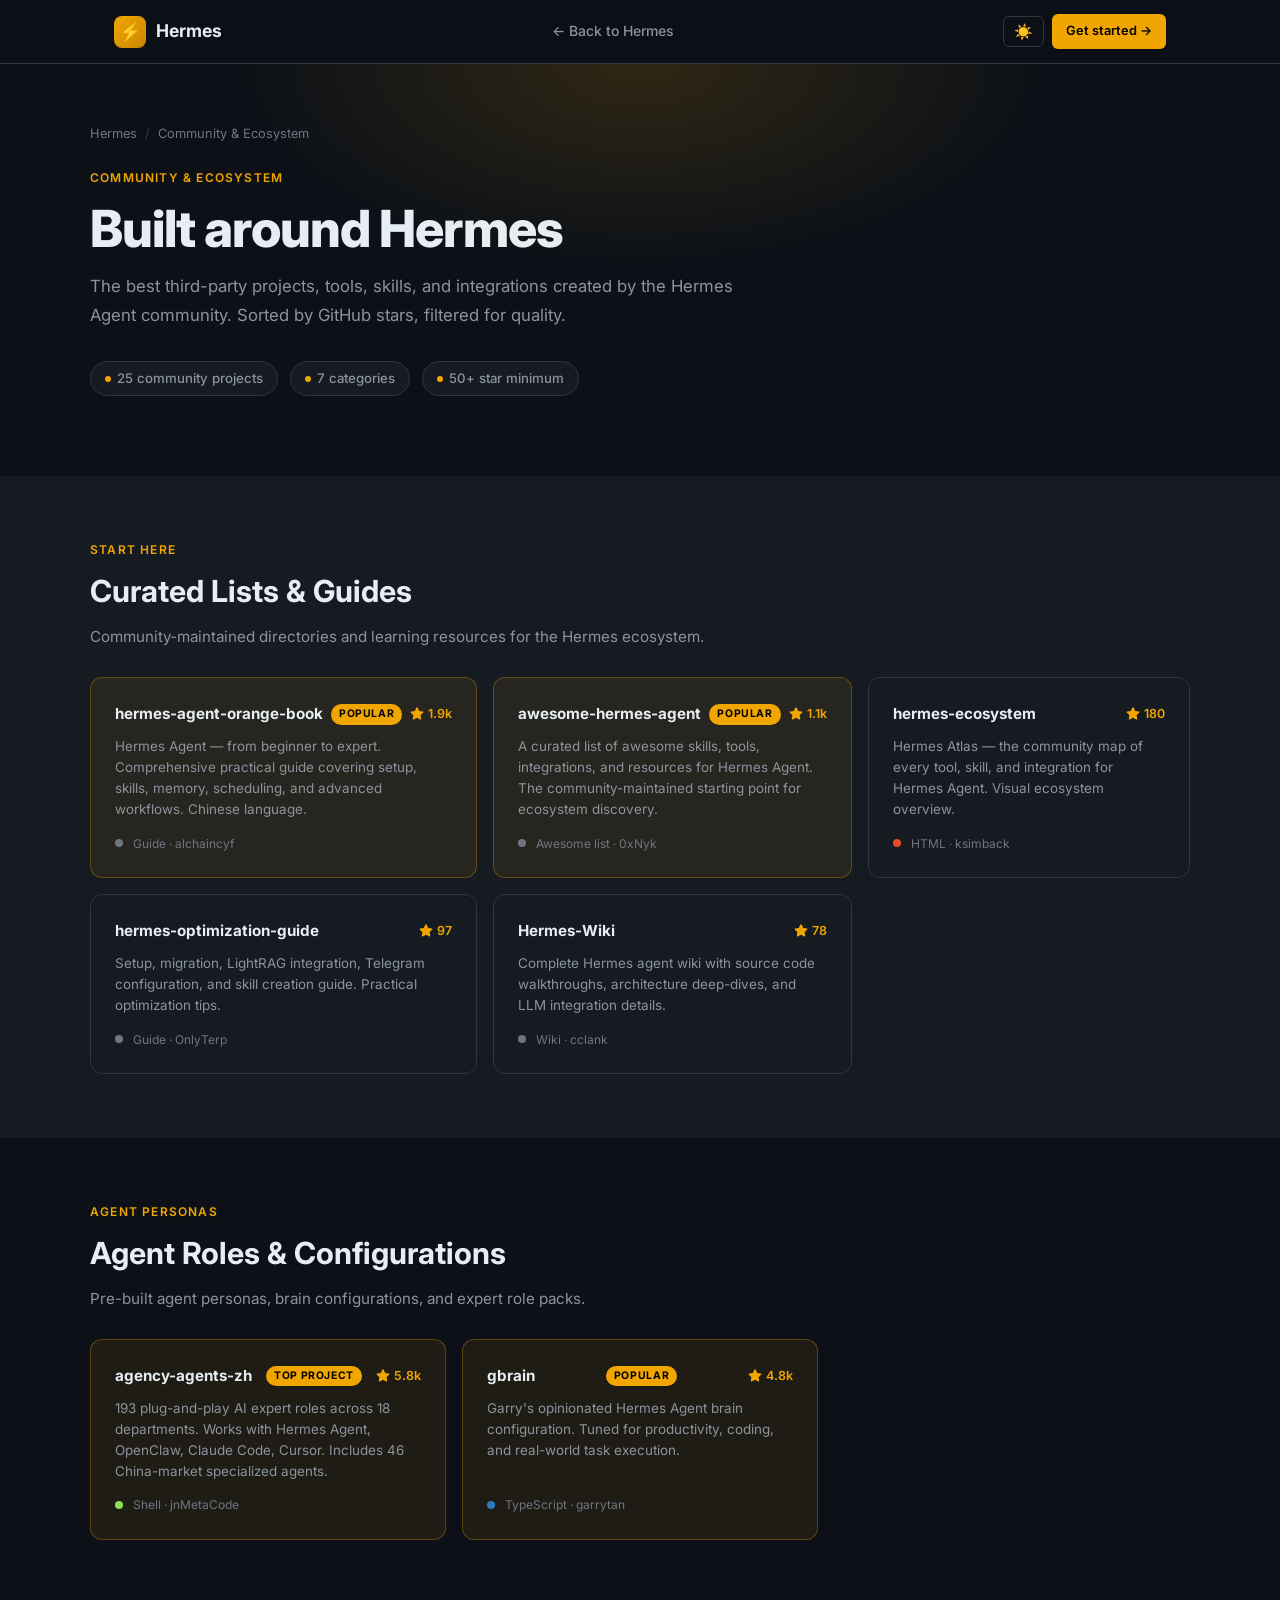
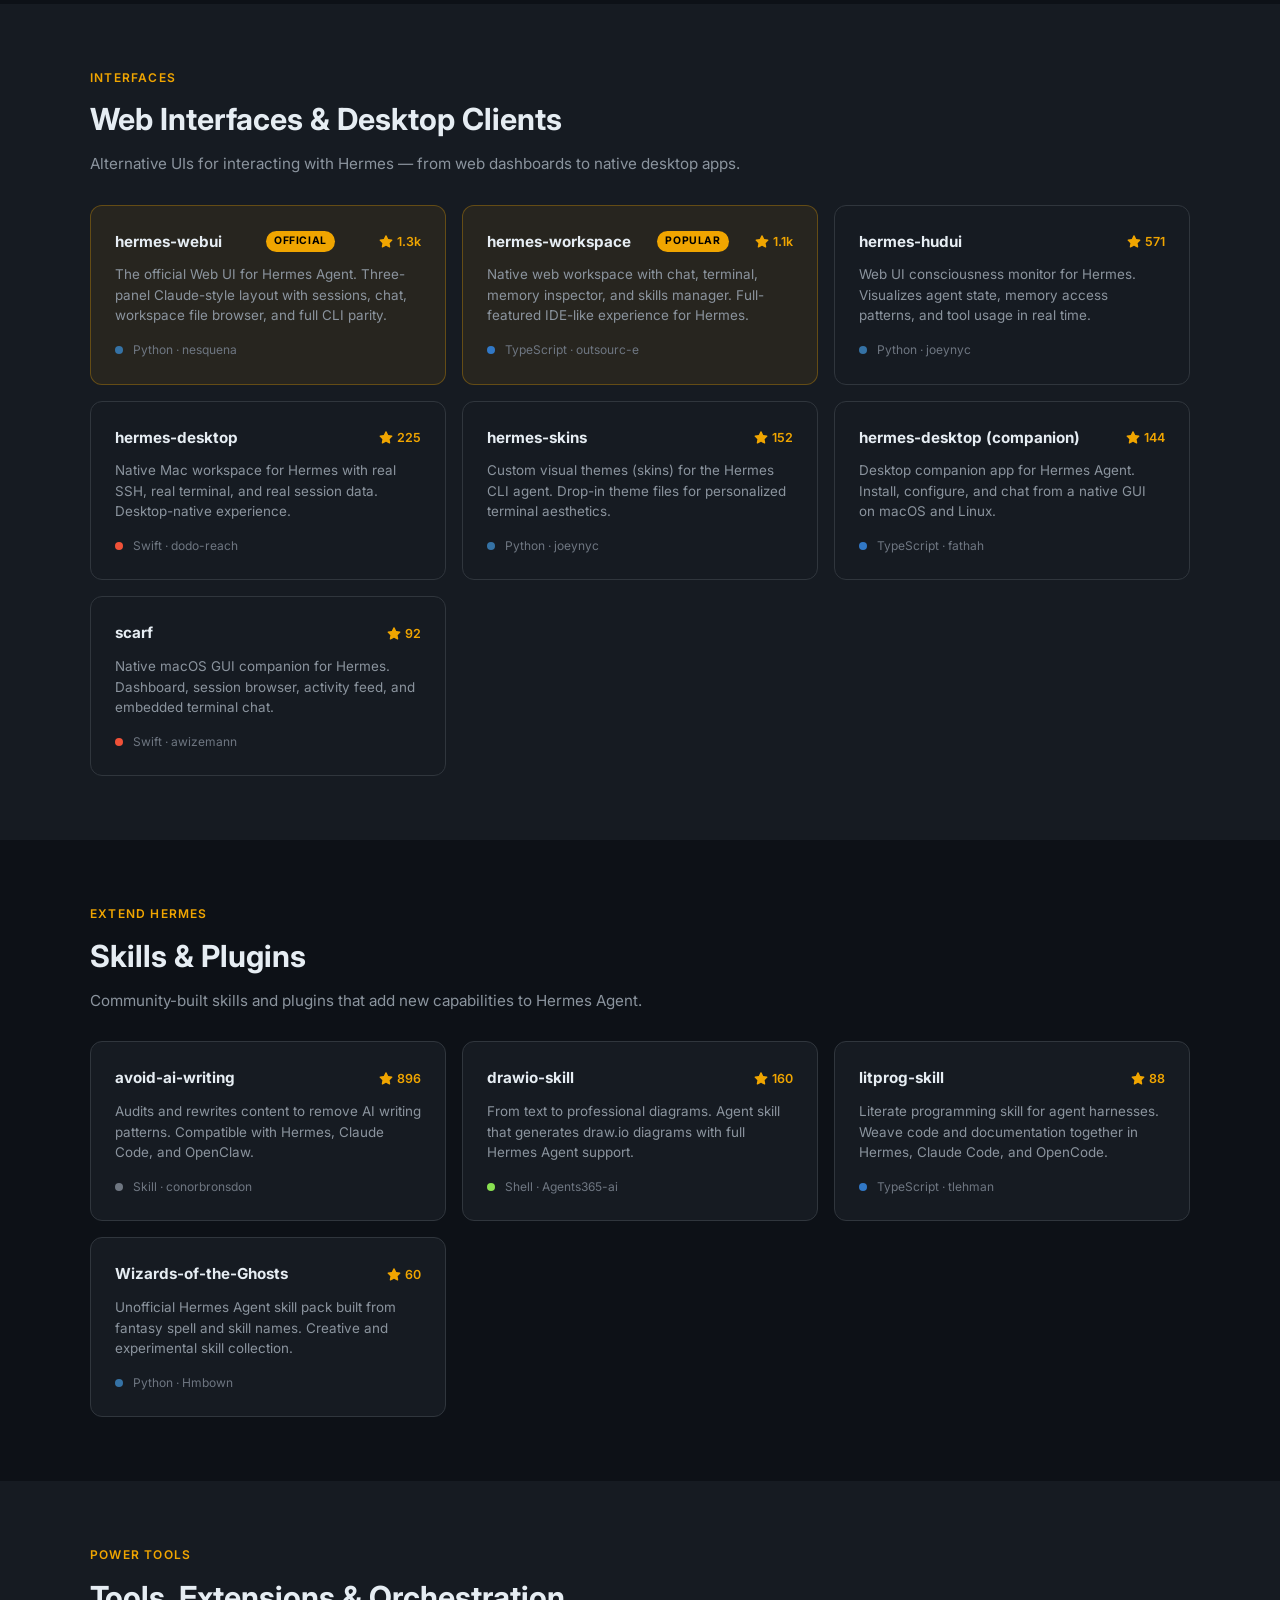
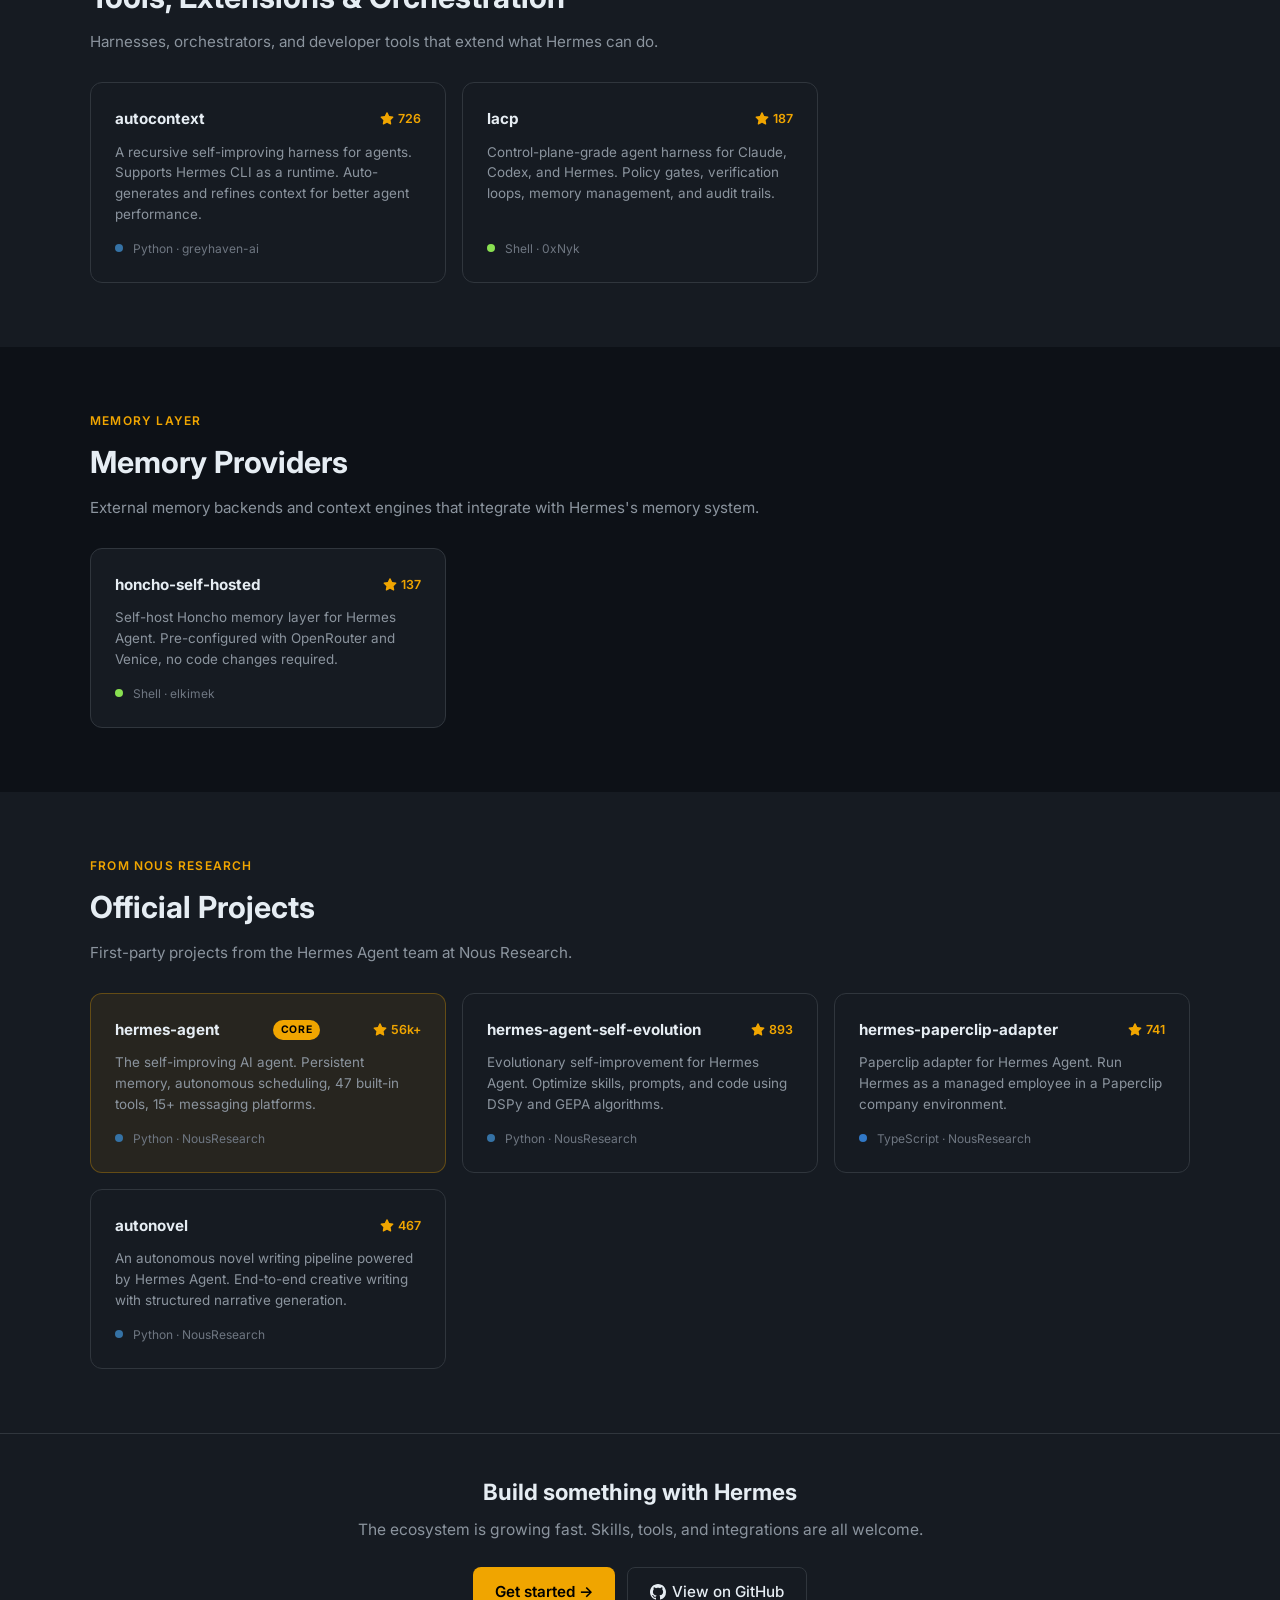
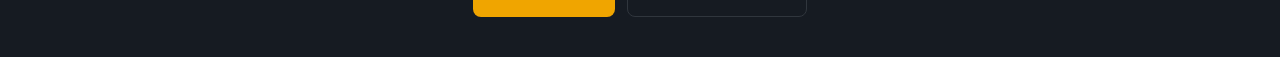
<file: community/index.html>
<!DOCTYPE html>
<html lang="en" data-theme="dark">
<head>
  <meta charset="UTF-8" />
  <meta name="viewport" content="width=device-width, initial-scale=1.0" />
  <title>Hermes Ecosystem — Community Projects &amp; Tools</title>
  <meta name="description" content="The best third-party projects, tools, skills, and integrations built around Hermes Agent by the open-source community." />
  <meta property="og:title" content="Hermes Ecosystem — Community Projects & Tools" />
  <meta property="og:description" content="The best third-party projects, tools, skills, and integrations built around Hermes Agent." />
  <meta property="og:type" content="website" />
  <link rel="icon" href="data:image/svg+xml,<svg xmlns='http://www.w3.org/2000/svg' viewBox='0 0 100 100'><text y='.9em' font-size='90'>⚡</text></svg>" />
  <link rel="preconnect" href="https://fonts.googleapis.com" />
  <link rel="preconnect" href="https://fonts.gstatic.com" crossorigin />
  <link href="https://fonts.googleapis.com/css2?family=Inter:wght@300;400;500;600;700;800&family=JetBrains+Mono:wght@400;500&display=swap" rel="stylesheet" />
  <style>
    :root {
      --bg-primary: #0d1117;
      --bg-secondary: #161b22;
      --bg-tertiary: #21262d;
      --bg-card: #161b22;
      --bg-card-hover: #1c2128;
      --border: #30363d;
      --border-hover: #484f58;
      --text-primary: #e6edf3;
      --text-secondary: #8b949e;
      --text-muted: #6e7681;
      --accent: #f0a500;
      --accent-dim: #c88800;
      --accent-glow: rgba(240,165,0,0.15);
      --accent-subtle: rgba(240,165,0,0.08);
      --green: #3fb950;
      --red: #f85149;
      --blue: #58a6ff;
      --purple: #bc8cff;
      --nav-height: 64px;
      --radius: 8px;
      --radius-lg: 12px;
      --shadow: 0 1px 3px rgba(0,0,0,0.4),0 4px 16px rgba(0,0,0,0.3);
    }
    [data-theme="light"] {
      --bg-primary: #ffffff;
      --bg-secondary: #f6f8fa;
      --bg-tertiary: #eaeef2;
      --bg-card: #ffffff;
      --bg-card-hover: #f6f8fa;
      --border: #d0d7de;
      --border-hover: #9198a1;
      --text-primary: #1f2328;
      --text-secondary: #656d76;
      --text-muted: #9198a1;
      --accent: #c07800;
      --accent-dim: #a06000;
      --accent-glow: rgba(192,120,0,0.12);
      --accent-subtle: rgba(192,120,0,0.06);
      --green: #1a7f37;
      --red: #cf222e;
      --blue: #0969da;
      --purple: #7c3aed;
      --shadow: 0 1px 3px rgba(0,0,0,0.1),0 4px 16px rgba(0,0,0,0.06);
    }
    *,*::before,*::after{box-sizing:border-box;margin:0;padding:0}
    html{scroll-behavior:smooth;font-size:16px;overflow-x:hidden}
    body{font-family:'Inter',-apple-system,BlinkMacSystemFont,'Segoe UI',sans-serif;background:var(--bg-primary);color:var(--text-primary);line-height:1.6;transition:background 0.2s,color 0.2s;-webkit-font-smoothing:antialiased}
    a{color:var(--accent);text-decoration:none;transition:color 0.15s}
    a:hover{color:var(--accent-dim)}
    ::-webkit-scrollbar{width:6px;height:6px}
    ::-webkit-scrollbar-track{background:var(--bg-secondary)}
    ::-webkit-scrollbar-thumb{background:var(--border);border-radius:3px}

    /* Nav */
    #nav{position:fixed;top:0;left:0;right:0;height:var(--nav-height);background:rgba(13,17,23,0.92);backdrop-filter:blur(12px);-webkit-backdrop-filter:blur(12px);border-bottom:1px solid var(--border);z-index:1000}
    [data-theme="light"] #nav{background:rgba(255,255,255,0.92)}
    .nav-inner{max-width:1100px;margin:0 auto;padding:0 24px;height:100%;display:flex;align-items:center;justify-content:space-between;gap:16px}
    .nav-logo{display:flex;align-items:center;gap:10px;font-weight:700;font-size:1.1rem;color:var(--text-primary);text-decoration:none;flex-shrink:0}
    .nav-logo-icon{width:32px;height:32px;background:linear-gradient(135deg,var(--accent),var(--accent-dim));border-radius:8px;display:flex;align-items:center;justify-content:center;font-size:18px;line-height:1}
    .nav-back{display:flex;align-items:center;gap:6px;color:var(--text-secondary);font-size:0.875rem;font-weight:500;padding:6px 12px;border-radius:6px;transition:color 0.15s,background 0.15s;text-decoration:none}
    .nav-back:hover{color:var(--text-primary);background:var(--bg-tertiary)}
    .btn-theme{background:none;border:1px solid var(--border);color:var(--text-secondary);cursor:pointer;padding:7px 10px;border-radius:6px;font-size:15px;line-height:1;transition:border-color 0.15s,color 0.15s,background 0.15s}
    .btn-theme:hover{border-color:var(--border-hover);color:var(--text-primary);background:var(--bg-tertiary)}
    .btn-cta{background:var(--accent);color:#000;font-size:0.8rem;font-weight:600;padding:7px 14px;border-radius:6px;border:none;cursor:pointer;text-decoration:none;display:inline-block;transition:background 0.15s,transform 0.1s;white-space:nowrap}
    .btn-cta:hover{background:var(--accent-dim);color:#000;transform:translateY(-1px)}

    /* Layout */
    main{padding-top:var(--nav-height)}
    .hero{padding:60px 24px 48px;background:var(--bg-primary);position:relative;overflow:hidden}
    .hero::before{content:'';position:absolute;top:-200px;left:50%;transform:translateX(-50%);width:800px;height:400px;background:radial-gradient(ellipse at center,var(--accent-glow) 0%,transparent 70%);pointer-events:none}
    .container{max-width:1100px;margin:0 auto;position:relative}
    .section{padding:64px 24px}
    .section-alt{background:var(--bg-secondary)}

    /* Breadcrumb */
    .breadcrumb{display:flex;align-items:center;gap:8px;font-size:0.8rem;color:var(--text-muted);margin-bottom:24px;flex-wrap:wrap}
    .breadcrumb a{color:var(--text-muted)}
    .breadcrumb a:hover{color:var(--accent)}
    .breadcrumb-sep{opacity:0.4}

    /* Hero content */
    .page-label{font-size:0.75rem;font-weight:600;letter-spacing:0.1em;text-transform:uppercase;color:var(--accent);margin-bottom:12px}
    .page-title{font-size:clamp(2rem,5vw,3.2rem);font-weight:800;line-height:1.1;letter-spacing:-0.02em;margin-bottom:16px}
    .page-sub{font-size:1.05rem;color:var(--text-secondary);max-width:680px;line-height:1.7;margin-bottom:32px}

    /* Stats bar */
    .stats-bar{display:flex;flex-wrap:wrap;gap:12px;margin-bottom:32px}
    .stat-pill{display:inline-flex;align-items:center;gap:6px;background:var(--bg-secondary);border:1px solid var(--border);color:var(--text-secondary);font-size:0.825rem;font-weight:500;padding:6px 14px;border-radius:100px}
    .stat-pill .dot{width:6px;height:6px;background:var(--accent);border-radius:50%;flex-shrink:0}

    /* Category sections */
    .cat-label{font-size:0.75rem;font-weight:600;letter-spacing:0.1em;text-transform:uppercase;color:var(--accent);margin-bottom:8px}
    .cat-title{font-size:clamp(1.4rem,3vw,1.9rem);font-weight:700;margin-bottom:8px;color:var(--text-primary)}
    .cat-desc{font-size:0.95rem;color:var(--text-secondary);max-width:680px;line-height:1.65;margin-bottom:28px}

    /* Project cards */
    .project-grid{display:grid;grid-template-columns:repeat(3,1fr);gap:16px;margin-bottom:0}
    .project-card{background:var(--bg-card);border:1px solid var(--border);border-radius:var(--radius-lg);padding:24px;display:flex;flex-direction:column;gap:10px;transition:border-color 0.2s,transform 0.15s,background 0.2s;text-decoration:none;color:inherit}
    .project-card:hover{border-color:var(--accent);transform:translateY(-3px);background:var(--bg-card-hover);color:inherit}
    .project-header{display:flex;align-items:center;justify-content:space-between;gap:8px}
    .project-name{font-size:0.95rem;font-weight:700;color:var(--text-primary);overflow:hidden;text-overflow:ellipsis;white-space:nowrap}
    .project-stars{display:inline-flex;align-items:center;gap:4px;font-size:0.78rem;font-weight:600;color:var(--accent);white-space:nowrap;flex-shrink:0}
    .project-stars svg{width:14px;height:14px;fill:var(--accent)}
    .project-desc{font-size:0.84rem;color:var(--text-secondary);line-height:1.55;flex:1}
    .project-meta{display:flex;align-items:center;gap:10px;font-size:0.75rem;color:var(--text-muted);margin-top:auto;padding-top:4px}
    .lang-dot{width:8px;height:8px;border-radius:50%;flex-shrink:0}
    .lang-python{background:#3572A5}
    .lang-ts{background:#3178c6}
    .lang-js{background:#f1e05a}
    .lang-swift{background:#F05138}
    .lang-shell{background:#89e051}
    .lang-html{background:#e34c26}
    .lang-go{background:#00ADD8}
    .lang-rust{background:#dea584}
    .lang-makefile{background:#427819}
    .lang-docs{background:var(--text-muted)}

    /* Featured card (wider) */
    .project-card.featured{border-color:rgba(240,165,0,0.3);background:var(--accent-subtle)}
    .project-card.featured:hover{border-color:var(--accent)}
    .featured-badge{font-size:0.65rem;font-weight:700;letter-spacing:0.06em;text-transform:uppercase;background:var(--accent);color:#000;padding:2px 8px;border-radius:100px;flex-shrink:0}

    /* CTA footer */
    .cta-strip{background:var(--bg-secondary);border-top:1px solid var(--border);padding:40px 24px;text-align:center}
    .cta-strip h2{font-size:1.4rem;font-weight:700;margin-bottom:8px}
    .cta-strip p{color:var(--text-secondary);margin-bottom:24px;font-size:0.975rem}
    .cta-btns{display:flex;gap:12px;justify-content:center;flex-wrap:wrap}
    .btn-primary{display:inline-flex;align-items:center;gap:6px;background:var(--accent);color:#000;font-weight:600;font-size:0.95rem;padding:12px 22px;border-radius:8px;transition:background 0.15s,transform 0.1s}
    .btn-primary:hover{background:var(--accent-dim);color:#000;transform:translateY(-1px)}
    .btn-secondary{display:inline-flex;align-items:center;gap:6px;background:var(--bg-card);border:1px solid var(--border);color:var(--text-primary);font-weight:500;font-size:0.95rem;padding:12px 22px;border-radius:8px;transition:border-color 0.15s,background 0.15s}
    .btn-secondary:hover{border-color:var(--border-hover);background:var(--bg-card-hover);color:var(--text-primary)}

    /* Responsive */
    @media(max-width:900px){.project-grid{grid-template-columns:repeat(2,1fr)}}
    @media(max-width:640px){
      .project-grid{grid-template-columns:1fr}
      .nav-back span{display:none}
      .btn-cta{display:none}
      .nav-inner{gap:8px}
      .hero{padding:48px 16px 36px}
      .section{padding:48px 16px}
    }
  </style>
</head>
<body>

<nav id="nav">
  <div class="nav-inner">
    <a href="../index.html" class="nav-logo">
      <div class="nav-logo-icon">&#9889;</div>
      Hermes
    </a>
    <a href="../index.html#resources" class="nav-back"><span>&larr; Back to Hermes</span></a>
    <div style="display:flex;align-items:center;gap:8px;flex-shrink:0">
      <button class="btn-theme" id="theme-toggle" aria-label="Toggle theme">🌙</button>
      <a href="https://hermes-agent.nousresearch.com/docs/getting-started/installation" class="btn-cta" target="_blank" rel="noopener">Get started &rarr;</a>
    </div>
  </div>
</nav>

<main>
  <div class="hero">
    <div class="container">
      <nav class="breadcrumb" aria-label="Breadcrumb">
        <a href="../index.html">Hermes</a>
        <span class="breadcrumb-sep">/</span>
        <span>Community &amp; Ecosystem</span>
      </nav>

      <div class="page-label">Community &amp; Ecosystem</div>
      <h1 class="page-title">Built around Hermes</h1>
      <p class="page-sub">The best third-party projects, tools, skills, and integrations created by the Hermes Agent community. Sorted by GitHub stars, filtered for quality.</p>

      <div class="stats-bar">
        <span class="stat-pill"><span class="dot"></span>25 community projects</span>
        <span class="stat-pill"><span class="dot"></span>7 categories</span>
        <span class="stat-pill"><span class="dot"></span>50+ star minimum</span>
      </div>
    </div>
  </div>

  <!-- ===== CURATED LISTS & GUIDES ===== -->
  <div class="section section-alt">
    <div class="container">
      <p class="cat-label">Start here</p>
      <h2 class="cat-title">Curated Lists &amp; Guides</h2>
      <p class="cat-desc">Community-maintained directories and learning resources for the Hermes ecosystem.</p>
      <div class="project-grid">

        <a href="https://github.com/alchaincyf/hermes-agent-orange-book" target="_blank" rel="noopener" class="project-card featured">
          <div class="project-header">
            <div class="project-name">hermes-agent-orange-book</div>
            <span class="featured-badge">Popular</span>
            <span class="project-stars"><svg viewBox="0 0 16 16"><path d="M8 .25a.75.75 0 0 1 .673.418l1.882 3.815 4.21.612a.75.75 0 0 1 .416 1.279l-3.046 2.97.719 4.192a.75.75 0 0 1-1.088.791L8 12.347l-3.766 1.98a.75.75 0 0 1-1.088-.79l.72-4.194L.818 6.374a.75.75 0 0 1 .416-1.28l4.21-.611L7.327.668A.75.75 0 0 1 8 .25z"/></svg>1.9k</span>
          </div>
          <div class="project-desc">Hermes Agent &mdash; from beginner to expert. Comprehensive practical guide covering setup, skills, memory, scheduling, and advanced workflows. Chinese language.</div>
          <div class="project-meta"><span class="lang-dot lang-docs"></span> Guide &middot; alchaincyf</div>
        </a>

        <a href="https://github.com/0xNyk/awesome-hermes-agent" target="_blank" rel="noopener" class="project-card featured">
          <div class="project-header">
            <div class="project-name">awesome-hermes-agent</div>
            <span class="featured-badge">Popular</span>
            <span class="project-stars"><svg viewBox="0 0 16 16"><path d="M8 .25a.75.75 0 0 1 .673.418l1.882 3.815 4.21.612a.75.75 0 0 1 .416 1.279l-3.046 2.97.719 4.192a.75.75 0 0 1-1.088.791L8 12.347l-3.766 1.98a.75.75 0 0 1-1.088-.79l.72-4.194L.818 6.374a.75.75 0 0 1 .416-1.28l4.21-.611L7.327.668A.75.75 0 0 1 8 .25z"/></svg>1.1k</span>
          </div>
          <div class="project-desc">A curated list of awesome skills, tools, integrations, and resources for Hermes Agent. The community-maintained starting point for ecosystem discovery.</div>
          <div class="project-meta"><span class="lang-dot lang-docs"></span> Awesome list &middot; 0xNyk</div>
        </a>

        <a href="https://github.com/ksimback/hermes-ecosystem" target="_blank" rel="noopener" class="project-card">
          <div class="project-header">
            <div class="project-name">hermes-ecosystem</div>
            <span class="project-stars"><svg viewBox="0 0 16 16"><path d="M8 .25a.75.75 0 0 1 .673.418l1.882 3.815 4.21.612a.75.75 0 0 1 .416 1.279l-3.046 2.97.719 4.192a.75.75 0 0 1-1.088.791L8 12.347l-3.766 1.98a.75.75 0 0 1-1.088-.79l.72-4.194L.818 6.374a.75.75 0 0 1 .416-1.28l4.21-.611L7.327.668A.75.75 0 0 1 8 .25z"/></svg>180</span>
          </div>
          <div class="project-desc">Hermes Atlas &mdash; the community map of every tool, skill, and integration for Hermes Agent. Visual ecosystem overview.</div>
          <div class="project-meta"><span class="lang-dot lang-html"></span> HTML &middot; ksimback</div>
        </a>

        <a href="https://github.com/OnlyTerp/hermes-optimization-guide" target="_blank" rel="noopener" class="project-card">
          <div class="project-header">
            <div class="project-name">hermes-optimization-guide</div>
            <span class="project-stars"><svg viewBox="0 0 16 16"><path d="M8 .25a.75.75 0 0 1 .673.418l1.882 3.815 4.21.612a.75.75 0 0 1 .416 1.279l-3.046 2.97.719 4.192a.75.75 0 0 1-1.088.791L8 12.347l-3.766 1.98a.75.75 0 0 1-1.088-.79l.72-4.194L.818 6.374a.75.75 0 0 1 .416-1.28l4.21-.611L7.327.668A.75.75 0 0 1 8 .25z"/></svg>97</span>
          </div>
          <div class="project-desc">Setup, migration, LightRAG integration, Telegram configuration, and skill creation guide. Practical optimization tips.</div>
          <div class="project-meta"><span class="lang-dot lang-docs"></span> Guide &middot; OnlyTerp</div>
        </a>

        <a href="https://github.com/cclank/Hermes-Wiki" target="_blank" rel="noopener" class="project-card">
          <div class="project-header">
            <div class="project-name">Hermes-Wiki</div>
            <span class="project-stars"><svg viewBox="0 0 16 16"><path d="M8 .25a.75.75 0 0 1 .673.418l1.882 3.815 4.21.612a.75.75 0 0 1 .416 1.279l-3.046 2.97.719 4.192a.75.75 0 0 1-1.088.791L8 12.347l-3.766 1.98a.75.75 0 0 1-1.088-.79l.72-4.194L.818 6.374a.75.75 0 0 1 .416-1.28l4.21-.611L7.327.668A.75.75 0 0 1 8 .25z"/></svg>78</span>
          </div>
          <div class="project-desc">Complete Hermes agent wiki with source code walkthroughs, architecture deep-dives, and LLM integration details.</div>
          <div class="project-meta"><span class="lang-dot lang-docs"></span> Wiki &middot; cclank</div>
        </a>

      </div>
    </div>
  </div>

  <!-- ===== AGENT ROLES & CONFIGS ===== -->
  <div class="section">
    <div class="container">
      <p class="cat-label">Agent personas</p>
      <h2 class="cat-title">Agent Roles &amp; Configurations</h2>
      <p class="cat-desc">Pre-built agent personas, brain configurations, and expert role packs.</p>
      <div class="project-grid">

        <a href="https://github.com/jnMetaCode/agency-agents-zh" target="_blank" rel="noopener" class="project-card featured">
          <div class="project-header">
            <div class="project-name">agency-agents-zh</div>
            <span class="featured-badge">Top project</span>
            <span class="project-stars"><svg viewBox="0 0 16 16"><path d="M8 .25a.75.75 0 0 1 .673.418l1.882 3.815 4.21.612a.75.75 0 0 1 .416 1.279l-3.046 2.97.719 4.192a.75.75 0 0 1-1.088.791L8 12.347l-3.766 1.98a.75.75 0 0 1-1.088-.79l.72-4.194L.818 6.374a.75.75 0 0 1 .416-1.28l4.21-.611L7.327.668A.75.75 0 0 1 8 .25z"/></svg>5.8k</span>
          </div>
          <div class="project-desc">193 plug-and-play AI expert roles across 18 departments. Works with Hermes Agent, OpenClaw, Claude Code, Cursor. Includes 46 China-market specialized agents.</div>
          <div class="project-meta"><span class="lang-dot lang-shell"></span> Shell &middot; jnMetaCode</div>
        </a>

        <a href="https://github.com/garrytan/gbrain" target="_blank" rel="noopener" class="project-card featured">
          <div class="project-header">
            <div class="project-name">gbrain</div>
            <span class="featured-badge">Popular</span>
            <span class="project-stars"><svg viewBox="0 0 16 16"><path d="M8 .25a.75.75 0 0 1 .673.418l1.882 3.815 4.21.612a.75.75 0 0 1 .416 1.279l-3.046 2.97.719 4.192a.75.75 0 0 1-1.088.791L8 12.347l-3.766 1.98a.75.75 0 0 1-1.088-.79l.72-4.194L.818 6.374a.75.75 0 0 1 .416-1.28l4.21-.611L7.327.668A.75.75 0 0 1 8 .25z"/></svg>4.8k</span>
          </div>
          <div class="project-desc">Garry's opinionated Hermes Agent brain configuration. Tuned for productivity, coding, and real-world task execution.</div>
          <div class="project-meta"><span class="lang-dot lang-ts"></span> TypeScript &middot; garrytan</div>
        </a>

      </div>
    </div>
  </div>

  <!-- ===== WEB INTERFACES & DESKTOP ===== -->
  <div class="section section-alt">
    <div class="container">
      <p class="cat-label">Interfaces</p>
      <h2 class="cat-title">Web Interfaces &amp; Desktop Clients</h2>
      <p class="cat-desc">Alternative UIs for interacting with Hermes &mdash; from web dashboards to native desktop apps.</p>
      <div class="project-grid">

        <a href="https://github.com/nesquena/hermes-webui" target="_blank" rel="noopener" class="project-card featured">
          <div class="project-header">
            <div class="project-name">hermes-webui</div>
            <span class="featured-badge">Official</span>
            <span class="project-stars"><svg viewBox="0 0 16 16"><path d="M8 .25a.75.75 0 0 1 .673.418l1.882 3.815 4.21.612a.75.75 0 0 1 .416 1.279l-3.046 2.97.719 4.192a.75.75 0 0 1-1.088.791L8 12.347l-3.766 1.98a.75.75 0 0 1-1.088-.79l.72-4.194L.818 6.374a.75.75 0 0 1 .416-1.28l4.21-.611L7.327.668A.75.75 0 0 1 8 .25z"/></svg>1.3k</span>
          </div>
          <div class="project-desc">The official Web UI for Hermes Agent. Three-panel Claude-style layout with sessions, chat, workspace file browser, and full CLI parity.</div>
          <div class="project-meta"><span class="lang-dot lang-python"></span> Python &middot; nesquena</div>
        </a>

        <a href="https://github.com/outsourc-e/hermes-workspace" target="_blank" rel="noopener" class="project-card featured">
          <div class="project-header">
            <div class="project-name">hermes-workspace</div>
            <span class="featured-badge">Popular</span>
            <span class="project-stars"><svg viewBox="0 0 16 16"><path d="M8 .25a.75.75 0 0 1 .673.418l1.882 3.815 4.21.612a.75.75 0 0 1 .416 1.279l-3.046 2.97.719 4.192a.75.75 0 0 1-1.088.791L8 12.347l-3.766 1.98a.75.75 0 0 1-1.088-.79l.72-4.194L.818 6.374a.75.75 0 0 1 .416-1.28l4.21-.611L7.327.668A.75.75 0 0 1 8 .25z"/></svg>1.1k</span>
          </div>
          <div class="project-desc">Native web workspace with chat, terminal, memory inspector, and skills manager. Full-featured IDE-like experience for Hermes.</div>
          <div class="project-meta"><span class="lang-dot lang-ts"></span> TypeScript &middot; outsourc-e</div>
        </a>

        <a href="https://github.com/joeynyc/hermes-hudui" target="_blank" rel="noopener" class="project-card">
          <div class="project-header">
            <div class="project-name">hermes-hudui</div>
            <span class="project-stars"><svg viewBox="0 0 16 16"><path d="M8 .25a.75.75 0 0 1 .673.418l1.882 3.815 4.21.612a.75.75 0 0 1 .416 1.279l-3.046 2.97.719 4.192a.75.75 0 0 1-1.088.791L8 12.347l-3.766 1.98a.75.75 0 0 1-1.088-.79l.72-4.194L.818 6.374a.75.75 0 0 1 .416-1.28l4.21-.611L7.327.668A.75.75 0 0 1 8 .25z"/></svg>571</span>
          </div>
          <div class="project-desc">Web UI consciousness monitor for Hermes. Visualizes agent state, memory access patterns, and tool usage in real time.</div>
          <div class="project-meta"><span class="lang-dot lang-python"></span> Python &middot; joeynyc</div>
        </a>

        <a href="https://github.com/dodo-reach/hermes-desktop" target="_blank" rel="noopener" class="project-card">
          <div class="project-header">
            <div class="project-name">hermes-desktop</div>
            <span class="project-stars"><svg viewBox="0 0 16 16"><path d="M8 .25a.75.75 0 0 1 .673.418l1.882 3.815 4.21.612a.75.75 0 0 1 .416 1.279l-3.046 2.97.719 4.192a.75.75 0 0 1-1.088.791L8 12.347l-3.766 1.98a.75.75 0 0 1-1.088-.79l.72-4.194L.818 6.374a.75.75 0 0 1 .416-1.28l4.21-.611L7.327.668A.75.75 0 0 1 8 .25z"/></svg>225</span>
          </div>
          <div class="project-desc">Native Mac workspace for Hermes with real SSH, real terminal, and real session data. Desktop-native experience.</div>
          <div class="project-meta"><span class="lang-dot lang-swift"></span> Swift &middot; dodo-reach</div>
        </a>

        <a href="https://github.com/joeynyc/hermes-skins" target="_blank" rel="noopener" class="project-card">
          <div class="project-header">
            <div class="project-name">hermes-skins</div>
            <span class="project-stars"><svg viewBox="0 0 16 16"><path d="M8 .25a.75.75 0 0 1 .673.418l1.882 3.815 4.21.612a.75.75 0 0 1 .416 1.279l-3.046 2.97.719 4.192a.75.75 0 0 1-1.088.791L8 12.347l-3.766 1.98a.75.75 0 0 1-1.088-.79l.72-4.194L.818 6.374a.75.75 0 0 1 .416-1.28l4.21-.611L7.327.668A.75.75 0 0 1 8 .25z"/></svg>152</span>
          </div>
          <div class="project-desc">Custom visual themes (skins) for the Hermes CLI agent. Drop-in theme files for personalized terminal aesthetics.</div>
          <div class="project-meta"><span class="lang-dot lang-python"></span> Python &middot; joeynyc</div>
        </a>

        <a href="https://github.com/fathah/hermes-desktop" target="_blank" rel="noopener" class="project-card">
          <div class="project-header">
            <div class="project-name">hermes-desktop (companion)</div>
            <span class="project-stars"><svg viewBox="0 0 16 16"><path d="M8 .25a.75.75 0 0 1 .673.418l1.882 3.815 4.21.612a.75.75 0 0 1 .416 1.279l-3.046 2.97.719 4.192a.75.75 0 0 1-1.088.791L8 12.347l-3.766 1.98a.75.75 0 0 1-1.088-.79l.72-4.194L.818 6.374a.75.75 0 0 1 .416-1.28l4.21-.611L7.327.668A.75.75 0 0 1 8 .25z"/></svg>144</span>
          </div>
          <div class="project-desc">Desktop companion app for Hermes Agent. Install, configure, and chat from a native GUI on macOS and Linux.</div>
          <div class="project-meta"><span class="lang-dot lang-ts"></span> TypeScript &middot; fathah</div>
        </a>

        <a href="https://github.com/awizemann/scarf" target="_blank" rel="noopener" class="project-card">
          <div class="project-header">
            <div class="project-name">scarf</div>
            <span class="project-stars"><svg viewBox="0 0 16 16"><path d="M8 .25a.75.75 0 0 1 .673.418l1.882 3.815 4.21.612a.75.75 0 0 1 .416 1.279l-3.046 2.97.719 4.192a.75.75 0 0 1-1.088.791L8 12.347l-3.766 1.98a.75.75 0 0 1-1.088-.79l.72-4.194L.818 6.374a.75.75 0 0 1 .416-1.28l4.21-.611L7.327.668A.75.75 0 0 1 8 .25z"/></svg>92</span>
          </div>
          <div class="project-desc">Native macOS GUI companion for Hermes. Dashboard, session browser, activity feed, and embedded terminal chat.</div>
          <div class="project-meta"><span class="lang-dot lang-swift"></span> Swift &middot; awizemann</div>
        </a>

      </div>
    </div>
  </div>

  <!-- ===== SKILLS & PLUGINS ===== -->
  <div class="section">
    <div class="container">
      <p class="cat-label">Extend Hermes</p>
      <h2 class="cat-title">Skills &amp; Plugins</h2>
      <p class="cat-desc">Community-built skills and plugins that add new capabilities to Hermes Agent.</p>
      <div class="project-grid">

        <a href="https://github.com/conorbronsdon/avoid-ai-writing" target="_blank" rel="noopener" class="project-card">
          <div class="project-header">
            <div class="project-name">avoid-ai-writing</div>
            <span class="project-stars"><svg viewBox="0 0 16 16"><path d="M8 .25a.75.75 0 0 1 .673.418l1.882 3.815 4.21.612a.75.75 0 0 1 .416 1.279l-3.046 2.97.719 4.192a.75.75 0 0 1-1.088.791L8 12.347l-3.766 1.98a.75.75 0 0 1-1.088-.79l.72-4.194L.818 6.374a.75.75 0 0 1 .416-1.28l4.21-.611L7.327.668A.75.75 0 0 1 8 .25z"/></svg>896</span>
          </div>
          <div class="project-desc">Audits and rewrites content to remove AI writing patterns. Compatible with Hermes, Claude Code, and OpenClaw.</div>
          <div class="project-meta"><span class="lang-dot lang-docs"></span> Skill &middot; conorbronsdon</div>
        </a>

        <a href="https://github.com/Agents365-ai/drawio-skill" target="_blank" rel="noopener" class="project-card">
          <div class="project-header">
            <div class="project-name">drawio-skill</div>
            <span class="project-stars"><svg viewBox="0 0 16 16"><path d="M8 .25a.75.75 0 0 1 .673.418l1.882 3.815 4.21.612a.75.75 0 0 1 .416 1.279l-3.046 2.97.719 4.192a.75.75 0 0 1-1.088.791L8 12.347l-3.766 1.98a.75.75 0 0 1-1.088-.79l.72-4.194L.818 6.374a.75.75 0 0 1 .416-1.28l4.21-.611L7.327.668A.75.75 0 0 1 8 .25z"/></svg>160</span>
          </div>
          <div class="project-desc">From text to professional diagrams. Agent skill that generates draw.io diagrams with full Hermes Agent support.</div>
          <div class="project-meta"><span class="lang-dot lang-shell"></span> Shell &middot; Agents365-ai</div>
        </a>

        <a href="https://github.com/tlehman/litprog-skill" target="_blank" rel="noopener" class="project-card">
          <div class="project-header">
            <div class="project-name">litprog-skill</div>
            <span class="project-stars"><svg viewBox="0 0 16 16"><path d="M8 .25a.75.75 0 0 1 .673.418l1.882 3.815 4.21.612a.75.75 0 0 1 .416 1.279l-3.046 2.97.719 4.192a.75.75 0 0 1-1.088.791L8 12.347l-3.766 1.98a.75.75 0 0 1-1.088-.79l.72-4.194L.818 6.374a.75.75 0 0 1 .416-1.28l4.21-.611L7.327.668A.75.75 0 0 1 8 .25z"/></svg>88</span>
          </div>
          <div class="project-desc">Literate programming skill for agent harnesses. Weave code and documentation together in Hermes, Claude Code, and OpenCode.</div>
          <div class="project-meta"><span class="lang-dot lang-ts"></span> TypeScript &middot; tlehman</div>
        </a>

        <a href="https://github.com/Hmbown/Wizards-of-the-Ghosts" target="_blank" rel="noopener" class="project-card">
          <div class="project-header">
            <div class="project-name">Wizards-of-the-Ghosts</div>
            <span class="project-stars"><svg viewBox="0 0 16 16"><path d="M8 .25a.75.75 0 0 1 .673.418l1.882 3.815 4.21.612a.75.75 0 0 1 .416 1.279l-3.046 2.97.719 4.192a.75.75 0 0 1-1.088.791L8 12.347l-3.766 1.98a.75.75 0 0 1-1.088-.79l.72-4.194L.818 6.374a.75.75 0 0 1 .416-1.28l4.21-.611L7.327.668A.75.75 0 0 1 8 .25z"/></svg>60</span>
          </div>
          <div class="project-desc">Unofficial Hermes Agent skill pack built from fantasy spell and skill names. Creative and experimental skill collection.</div>
          <div class="project-meta"><span class="lang-dot lang-python"></span> Python &middot; Hmbown</div>
        </a>

      </div>
    </div>
  </div>

  <!-- ===== TOOLS & EXTENSIONS ===== -->
  <div class="section section-alt">
    <div class="container">
      <p class="cat-label">Power tools</p>
      <h2 class="cat-title">Tools, Extensions &amp; Orchestration</h2>
      <p class="cat-desc">Harnesses, orchestrators, and developer tools that extend what Hermes can do.</p>
      <div class="project-grid">

        <a href="https://github.com/greyhaven-ai/autocontext" target="_blank" rel="noopener" class="project-card">
          <div class="project-header">
            <div class="project-name">autocontext</div>
            <span class="project-stars"><svg viewBox="0 0 16 16"><path d="M8 .25a.75.75 0 0 1 .673.418l1.882 3.815 4.21.612a.75.75 0 0 1 .416 1.279l-3.046 2.97.719 4.192a.75.75 0 0 1-1.088.791L8 12.347l-3.766 1.98a.75.75 0 0 1-1.088-.79l.72-4.194L.818 6.374a.75.75 0 0 1 .416-1.28l4.21-.611L7.327.668A.75.75 0 0 1 8 .25z"/></svg>726</span>
          </div>
          <div class="project-desc">A recursive self-improving harness for agents. Supports Hermes CLI as a runtime. Auto-generates and refines context for better agent performance.</div>
          <div class="project-meta"><span class="lang-dot lang-python"></span> Python &middot; greyhaven-ai</div>
        </a>


        <a href="https://github.com/0xNyk/lacp" target="_blank" rel="noopener" class="project-card">
          <div class="project-header">
            <div class="project-name">lacp</div>
            <span class="project-stars"><svg viewBox="0 0 16 16"><path d="M8 .25a.75.75 0 0 1 .673.418l1.882 3.815 4.21.612a.75.75 0 0 1 .416 1.279l-3.046 2.97.719 4.192a.75.75 0 0 1-1.088.791L8 12.347l-3.766 1.98a.75.75 0 0 1-1.088-.79l.72-4.194L.818 6.374a.75.75 0 0 1 .416-1.28l4.21-.611L7.327.668A.75.75 0 0 1 8 .25z"/></svg>187</span>
          </div>
          <div class="project-desc">Control-plane-grade agent harness for Claude, Codex, and Hermes. Policy gates, verification loops, memory management, and audit trails.</div>
          <div class="project-meta"><span class="lang-dot lang-shell"></span> Shell &middot; 0xNyk</div>
        </a>

      </div>
    </div>
  </div>

  <!-- ===== MEMORY PROVIDERS ===== -->
  <div class="section">
    <div class="container">
      <p class="cat-label">Memory layer</p>
      <h2 class="cat-title">Memory Providers</h2>
      <p class="cat-desc">External memory backends and context engines that integrate with Hermes's memory system.</p>
      <div class="project-grid">

        <a href="https://github.com/elkimek/honcho-self-hosted" target="_blank" rel="noopener" class="project-card">
          <div class="project-header">
            <div class="project-name">honcho-self-hosted</div>
            <span class="project-stars"><svg viewBox="0 0 16 16"><path d="M8 .25a.75.75 0 0 1 .673.418l1.882 3.815 4.21.612a.75.75 0 0 1 .416 1.279l-3.046 2.97.719 4.192a.75.75 0 0 1-1.088.791L8 12.347l-3.766 1.98a.75.75 0 0 1-1.088-.79l.72-4.194L.818 6.374a.75.75 0 0 1 .416-1.28l4.21-.611L7.327.668A.75.75 0 0 1 8 .25z"/></svg>137</span>
          </div>
          <div class="project-desc">Self-host Honcho memory layer for Hermes Agent. Pre-configured with OpenRouter and Venice, no code changes required.</div>
          <div class="project-meta"><span class="lang-dot lang-shell"></span> Shell &middot; elkimek</div>
        </a>


      </div>
    </div>
  </div>

  <!-- ===== OFFICIAL NOUS RESEARCH ===== -->
  <div class="section section-alt">
    <div class="container">
      <p class="cat-label">From Nous Research</p>
      <h2 class="cat-title">Official Projects</h2>
      <p class="cat-desc">First-party projects from the Hermes Agent team at Nous Research.</p>
      <div class="project-grid">

        <a href="https://github.com/NousResearch/hermes-agent" target="_blank" rel="noopener" class="project-card featured">
          <div class="project-header">
            <div class="project-name">hermes-agent</div>
            <span class="featured-badge">Core</span>
            <span class="project-stars"><svg viewBox="0 0 16 16"><path d="M8 .25a.75.75 0 0 1 .673.418l1.882 3.815 4.21.612a.75.75 0 0 1 .416 1.279l-3.046 2.97.719 4.192a.75.75 0 0 1-1.088.791L8 12.347l-3.766 1.98a.75.75 0 0 1-1.088-.79l.72-4.194L.818 6.374a.75.75 0 0 1 .416-1.28l4.21-.611L7.327.668A.75.75 0 0 1 8 .25z"/></svg>56k+</span>
          </div>
          <div class="project-desc">The self-improving AI agent. Persistent memory, autonomous scheduling, 47 built-in tools, 15+ messaging platforms.</div>
          <div class="project-meta"><span class="lang-dot lang-python"></span> Python &middot; NousResearch</div>
        </a>

        <a href="https://github.com/NousResearch/hermes-agent-self-evolution" target="_blank" rel="noopener" class="project-card">
          <div class="project-header">
            <div class="project-name">hermes-agent-self-evolution</div>
            <span class="project-stars"><svg viewBox="0 0 16 16"><path d="M8 .25a.75.75 0 0 1 .673.418l1.882 3.815 4.21.612a.75.75 0 0 1 .416 1.279l-3.046 2.97.719 4.192a.75.75 0 0 1-1.088.791L8 12.347l-3.766 1.98a.75.75 0 0 1-1.088-.79l.72-4.194L.818 6.374a.75.75 0 0 1 .416-1.28l4.21-.611L7.327.668A.75.75 0 0 1 8 .25z"/></svg>893</span>
          </div>
          <div class="project-desc">Evolutionary self-improvement for Hermes Agent. Optimize skills, prompts, and code using DSPy and GEPA algorithms.</div>
          <div class="project-meta"><span class="lang-dot lang-python"></span> Python &middot; NousResearch</div>
        </a>

        <a href="https://github.com/NousResearch/hermes-paperclip-adapter" target="_blank" rel="noopener" class="project-card">
          <div class="project-header">
            <div class="project-name">hermes-paperclip-adapter</div>
            <span class="project-stars"><svg viewBox="0 0 16 16"><path d="M8 .25a.75.75 0 0 1 .673.418l1.882 3.815 4.21.612a.75.75 0 0 1 .416 1.279l-3.046 2.97.719 4.192a.75.75 0 0 1-1.088.791L8 12.347l-3.766 1.98a.75.75 0 0 1-1.088-.79l.72-4.194L.818 6.374a.75.75 0 0 1 .416-1.28l4.21-.611L7.327.668A.75.75 0 0 1 8 .25z"/></svg>741</span>
          </div>
          <div class="project-desc">Paperclip adapter for Hermes Agent. Run Hermes as a managed employee in a Paperclip company environment.</div>
          <div class="project-meta"><span class="lang-dot lang-ts"></span> TypeScript &middot; NousResearch</div>
        </a>

        <a href="https://github.com/NousResearch/autonovel" target="_blank" rel="noopener" class="project-card">
          <div class="project-header">
            <div class="project-name">autonovel</div>
            <span class="project-stars"><svg viewBox="0 0 16 16"><path d="M8 .25a.75.75 0 0 1 .673.418l1.882 3.815 4.21.612a.75.75 0 0 1 .416 1.279l-3.046 2.97.719 4.192a.75.75 0 0 1-1.088.791L8 12.347l-3.766 1.98a.75.75 0 0 1-1.088-.79l.72-4.194L.818 6.374a.75.75 0 0 1 .416-1.28l4.21-.611L7.327.668A.75.75 0 0 1 8 .25z"/></svg>467</span>
          </div>
          <div class="project-desc">An autonomous novel writing pipeline powered by Hermes Agent. End-to-end creative writing with structured narrative generation.</div>
          <div class="project-meta"><span class="lang-dot lang-python"></span> Python &middot; NousResearch</div>
        </a>

      </div>
    </div>
  </div>

</main>

<!-- CTA -->
<div class="cta-strip">
  <div class="container">
    <h2>Build something with Hermes</h2>
    <p>The ecosystem is growing fast. Skills, tools, and integrations are all welcome.</p>
    <div class="cta-btns">
      <a href="https://hermes-agent.nousresearch.com/docs/getting-started/installation" target="_blank" rel="noopener" class="btn-primary">Get started &rarr;</a>
      <a href="https://github.com/NousResearch/hermes-agent" target="_blank" rel="noopener" class="btn-secondary">
        <svg width="16" height="16" viewBox="0 0 16 16" fill="currentColor" style="flex-shrink:0"><path d="M8 0C3.58 0 0 3.58 0 8c0 3.54 2.29 6.53 5.47 7.59.4.07.55-.17.55-.38 0-.19-.01-.82-.01-1.49-2.01.37-2.53-.49-2.69-.94-.09-.23-.48-.94-.82-1.13-.28-.15-.68-.52-.01-.53.63-.01 1.08.58 1.23.82.72 1.21 1.87.87 2.33.66.07-.52.28-.87.51-1.07-1.78-.2-3.64-.89-3.64-3.95 0-.87.31-1.59.82-2.15-.08-.2-.36-1.02.08-2.12 0 0 .67-.21 2.2.82.64-.18 1.32-.27 2-.27.68 0 1.36.09 2 .27 1.53-1.04 2.2-.82 2.2-.82.44 1.1.16 1.92.08 2.12.51.56.82 1.27.82 2.15 0 3.07-1.87 3.75-3.65 3.95.29.25.54.73.54 1.48 0 1.07-.01 1.93-.01 2.2 0 .21.15.46.55.38A8.013 8.013 0 0016 8c0-4.42-3.58-8-8-8z"/></svg>
        View on GitHub
      </a>
    </div>
  </div>
</div>

<script>
  var themeToggle = document.getElementById('theme-toggle');
  var html = document.documentElement;
  function setTheme(t){
    html.setAttribute('data-theme',t);
    localStorage.setItem('theme',t);
    themeToggle.textContent = t==='light' ? '🌙' : '☀️';
  }
  var saved=localStorage.getItem('theme');
  if(saved){setTheme(saved)}else{setTheme('dark')}
  themeToggle.addEventListener('click',function(){
    setTheme(html.getAttribute('data-theme')==='dark'?'light':'dark');
  });
</script>

</body>
</html>
</file>
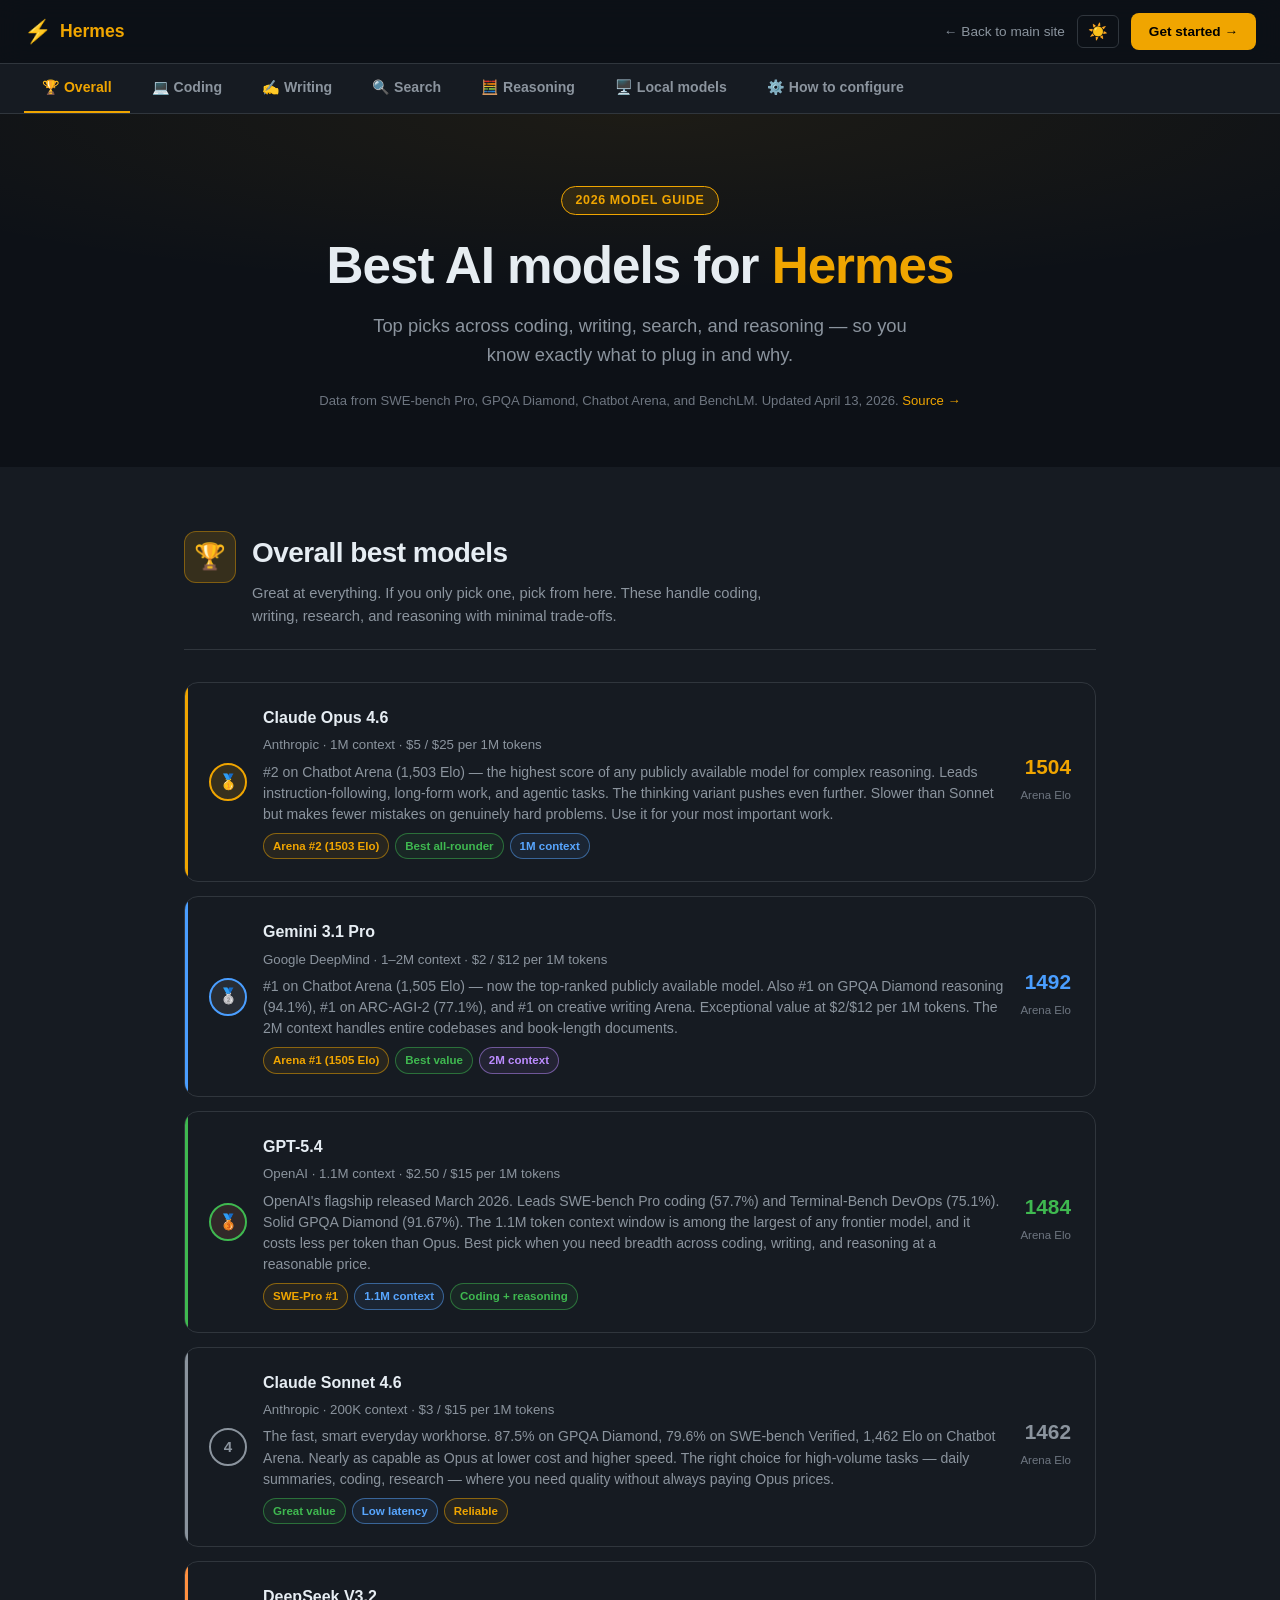
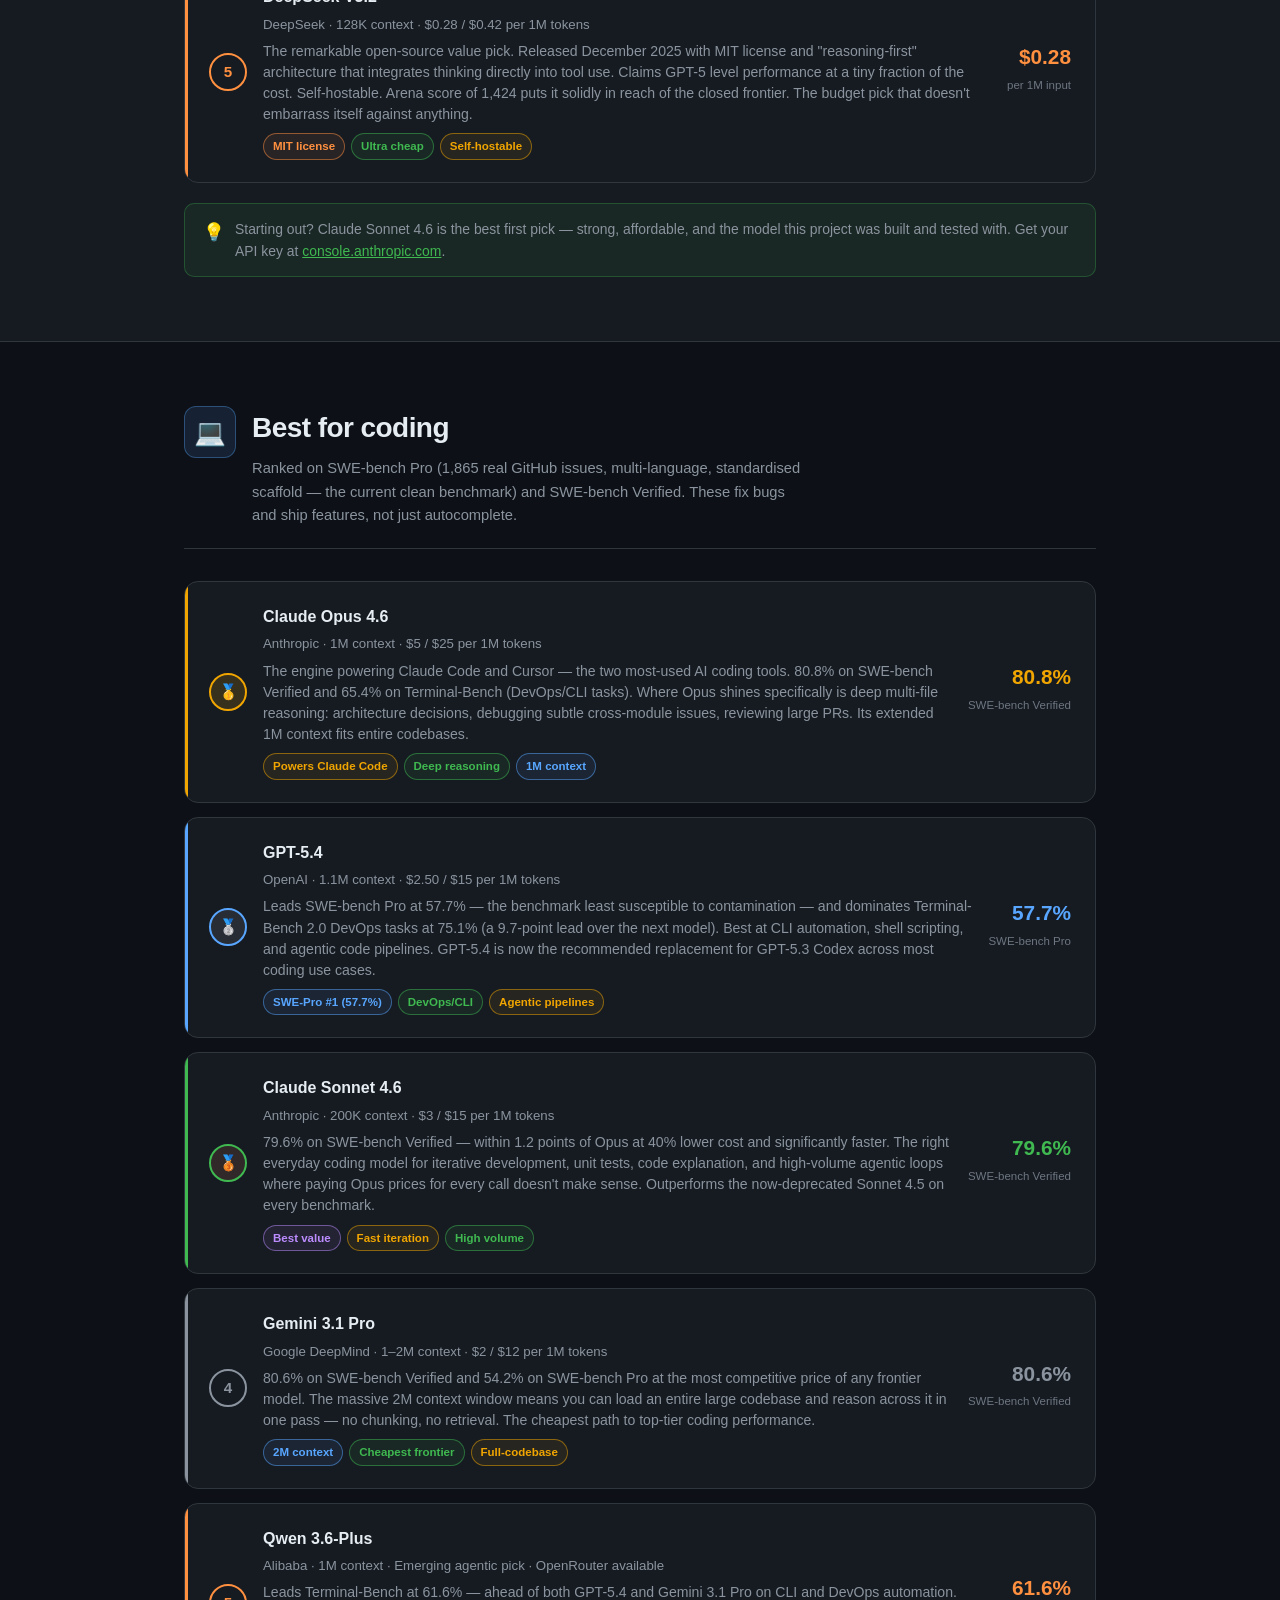
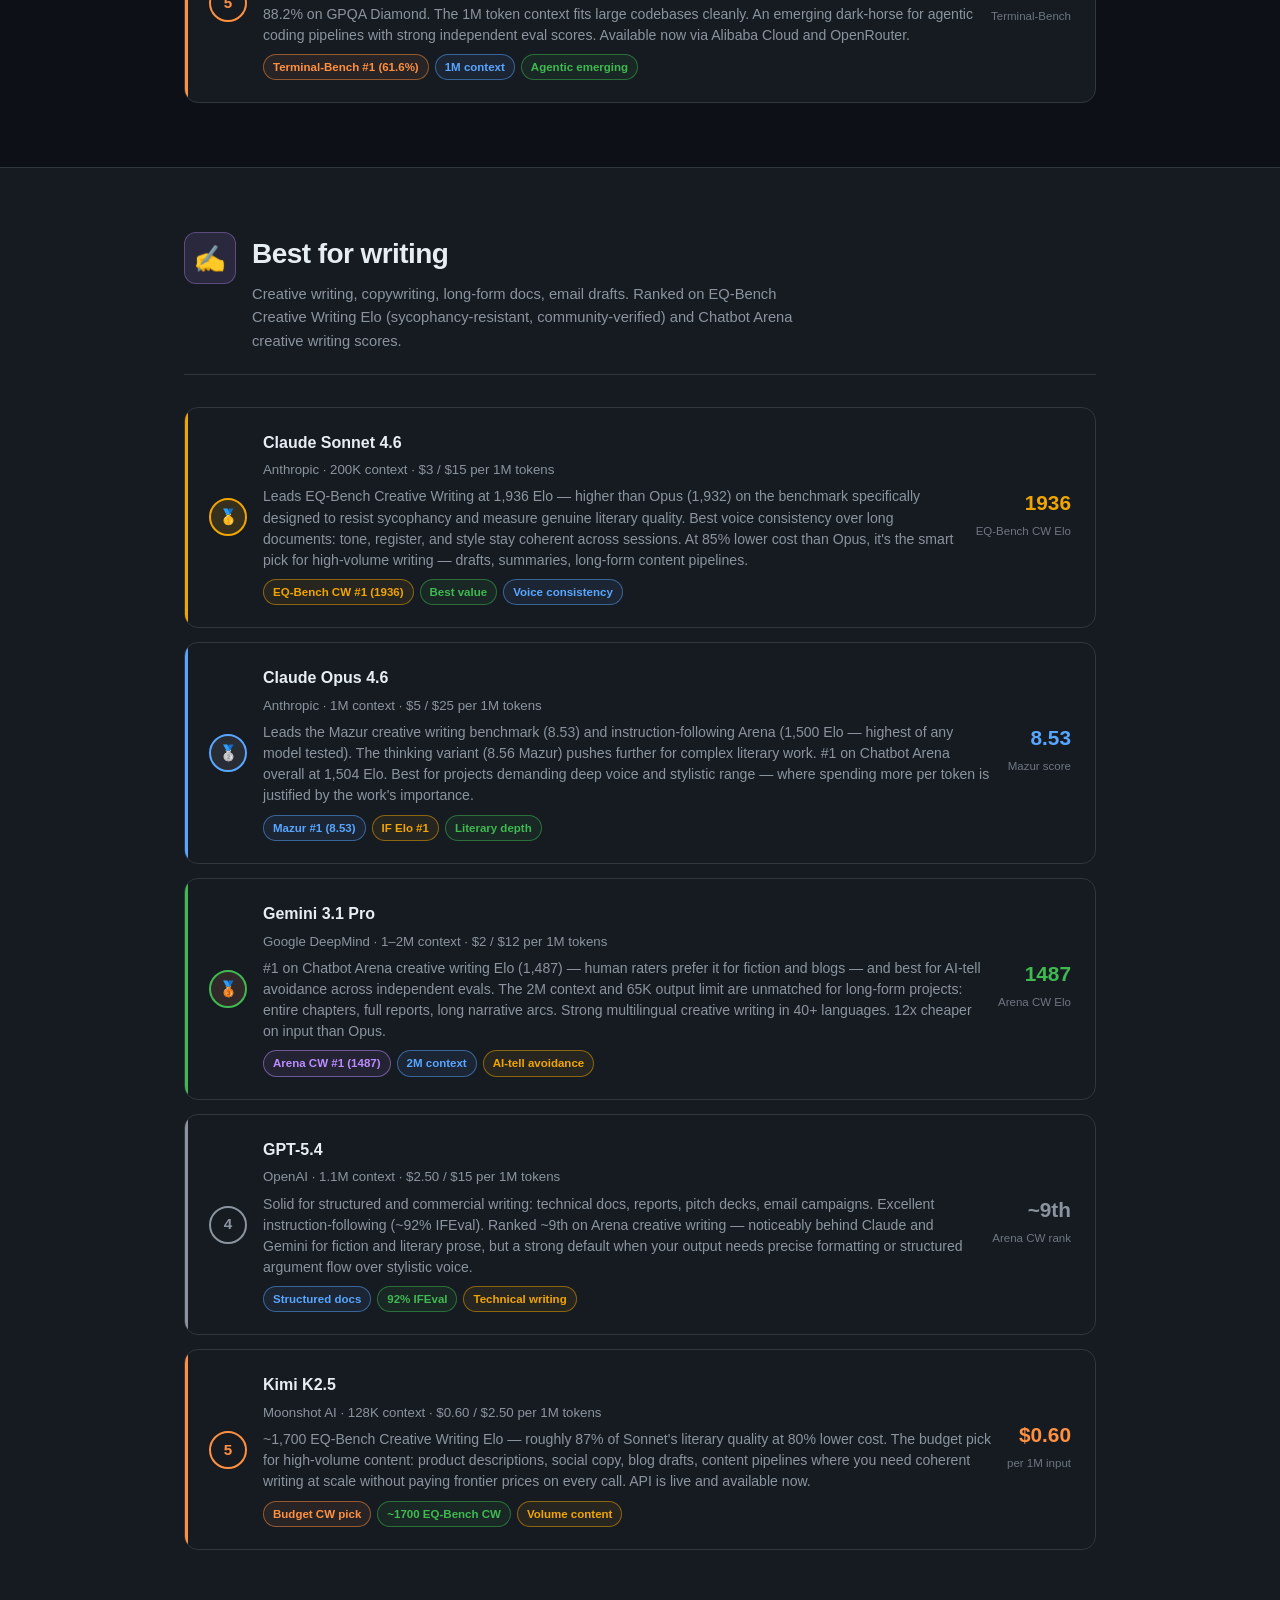
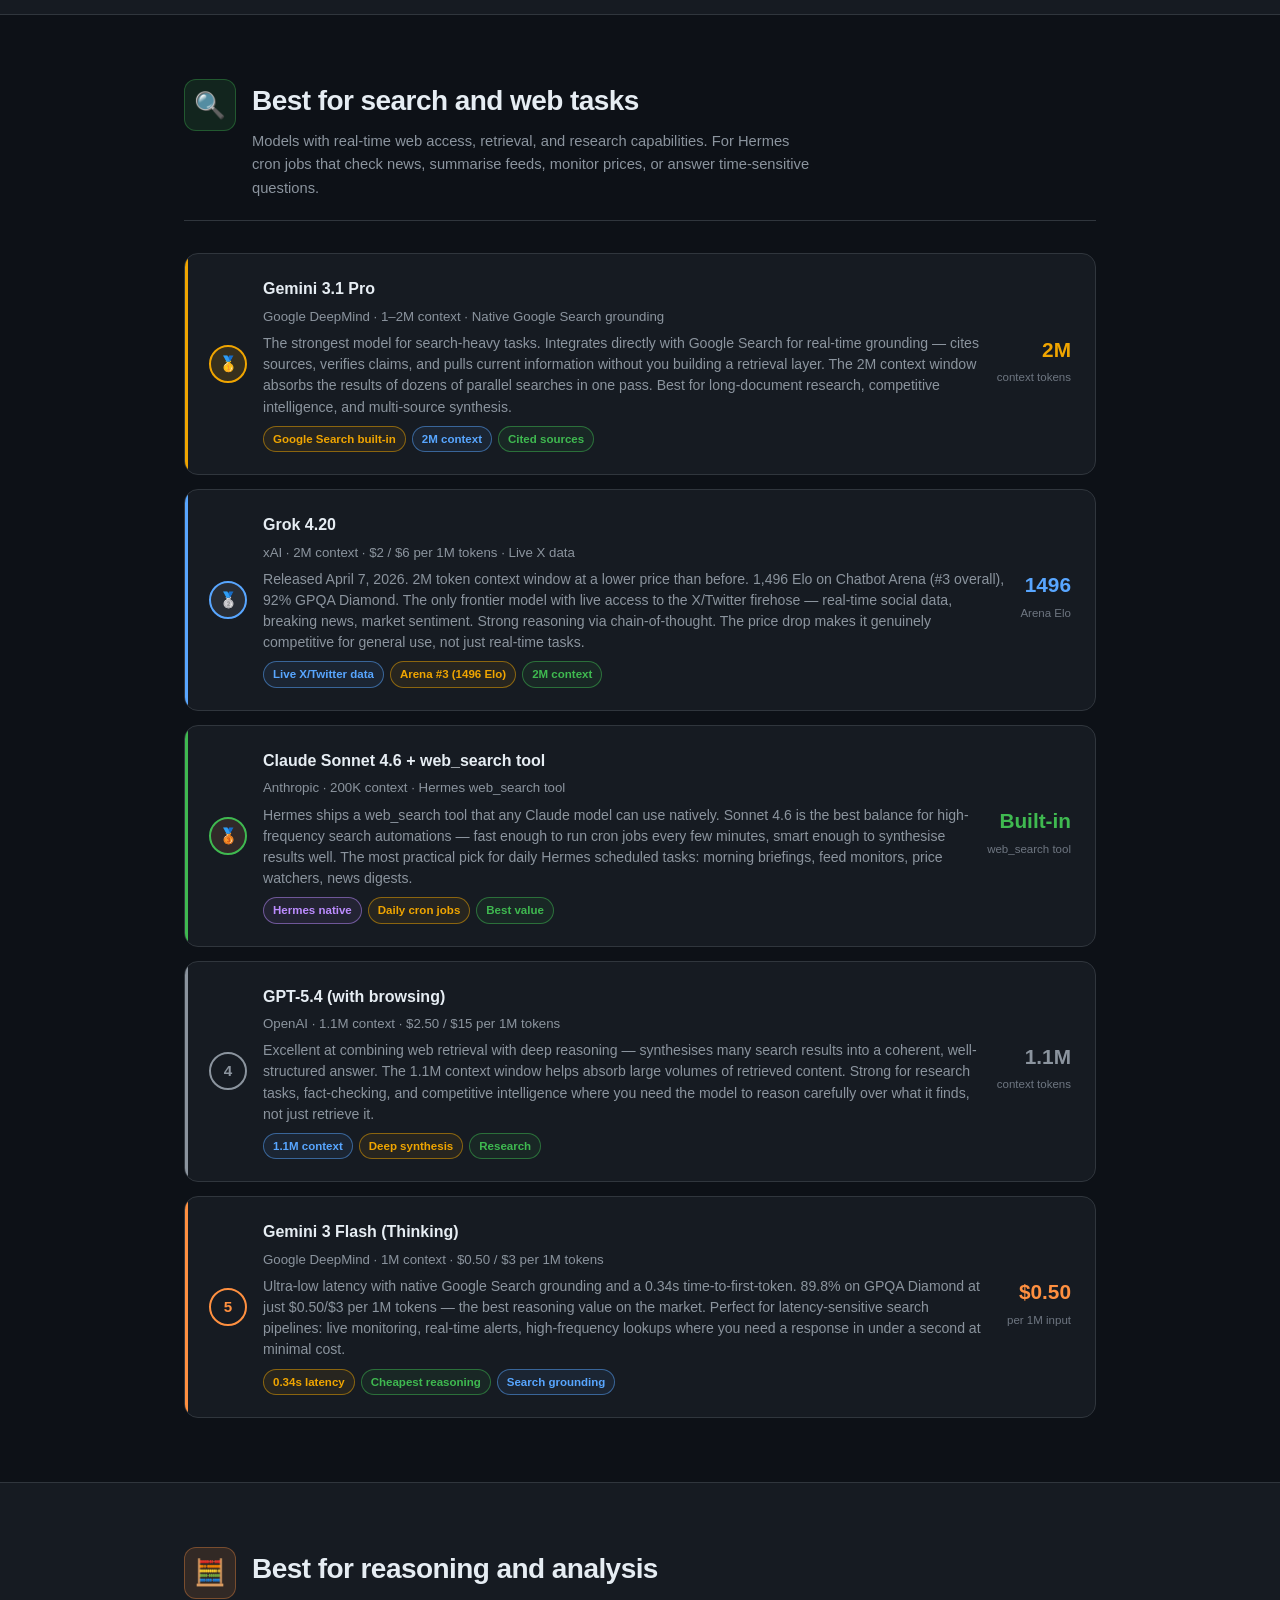
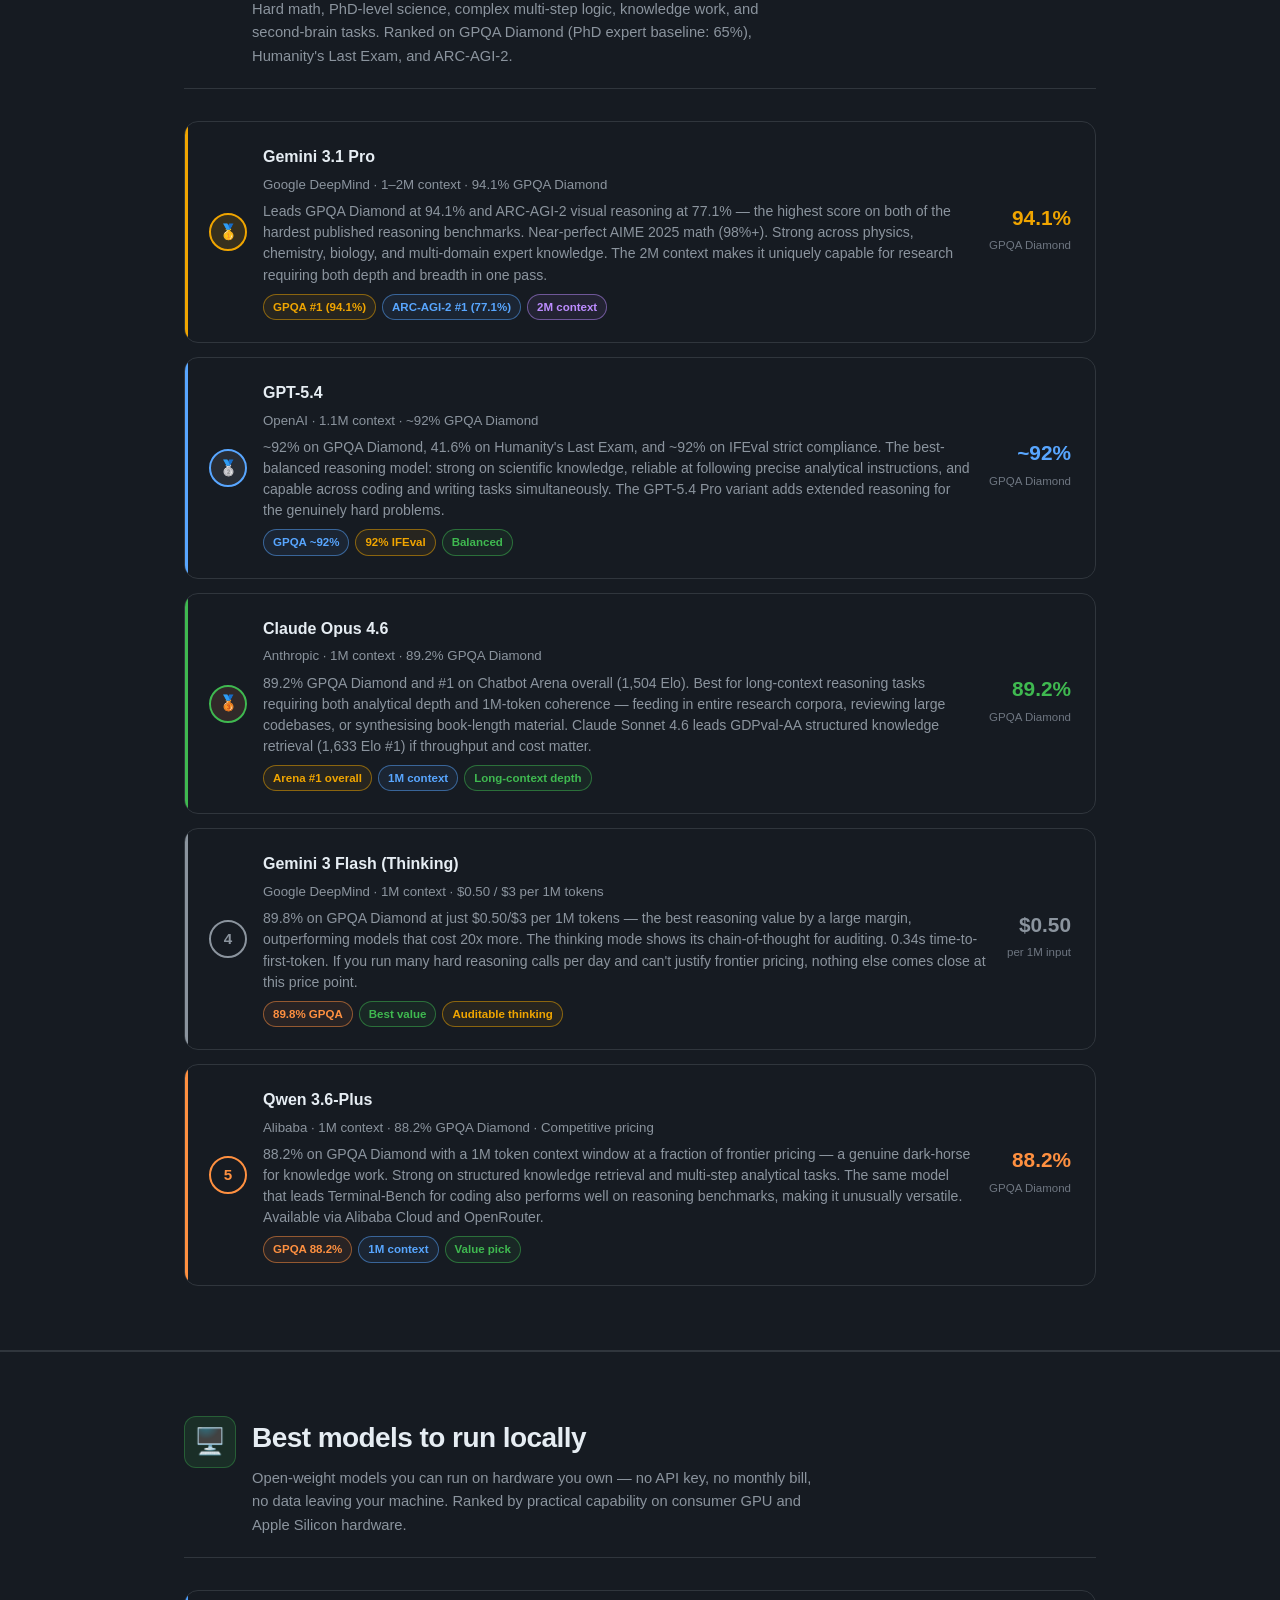
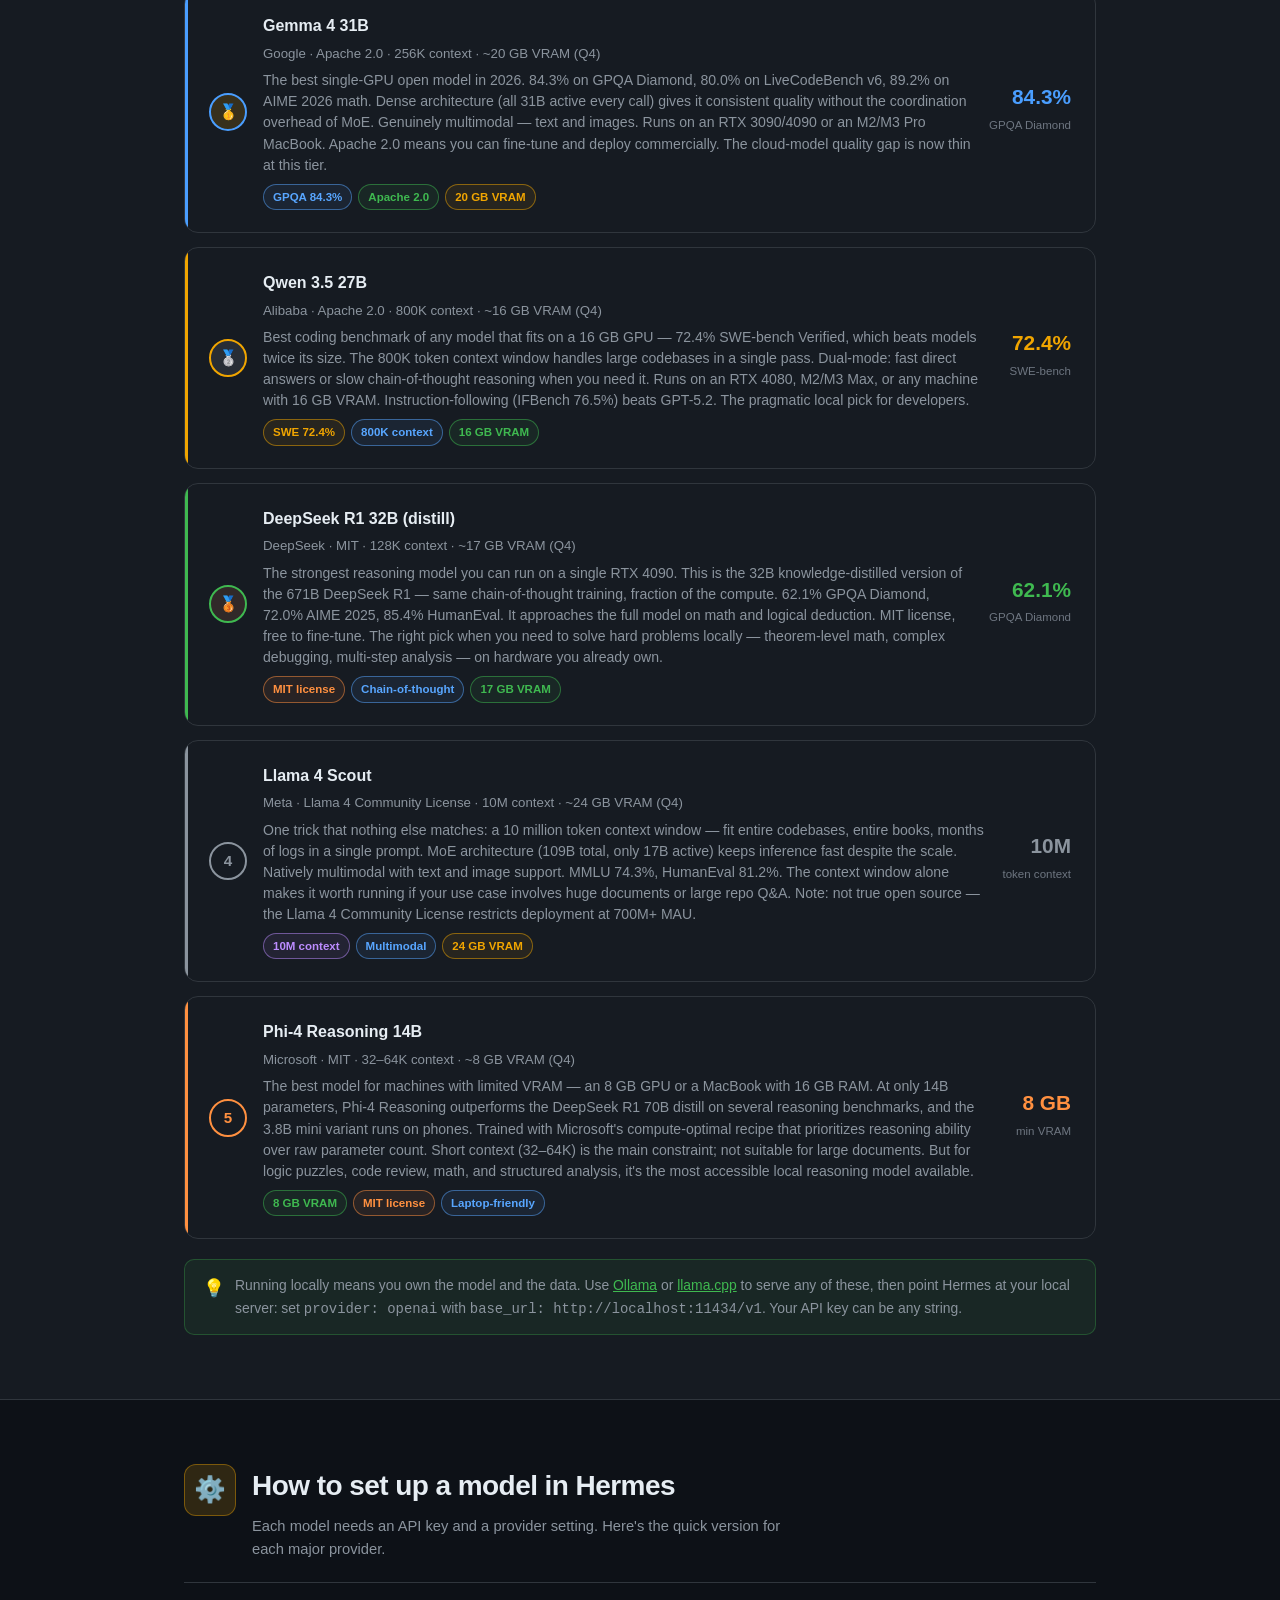
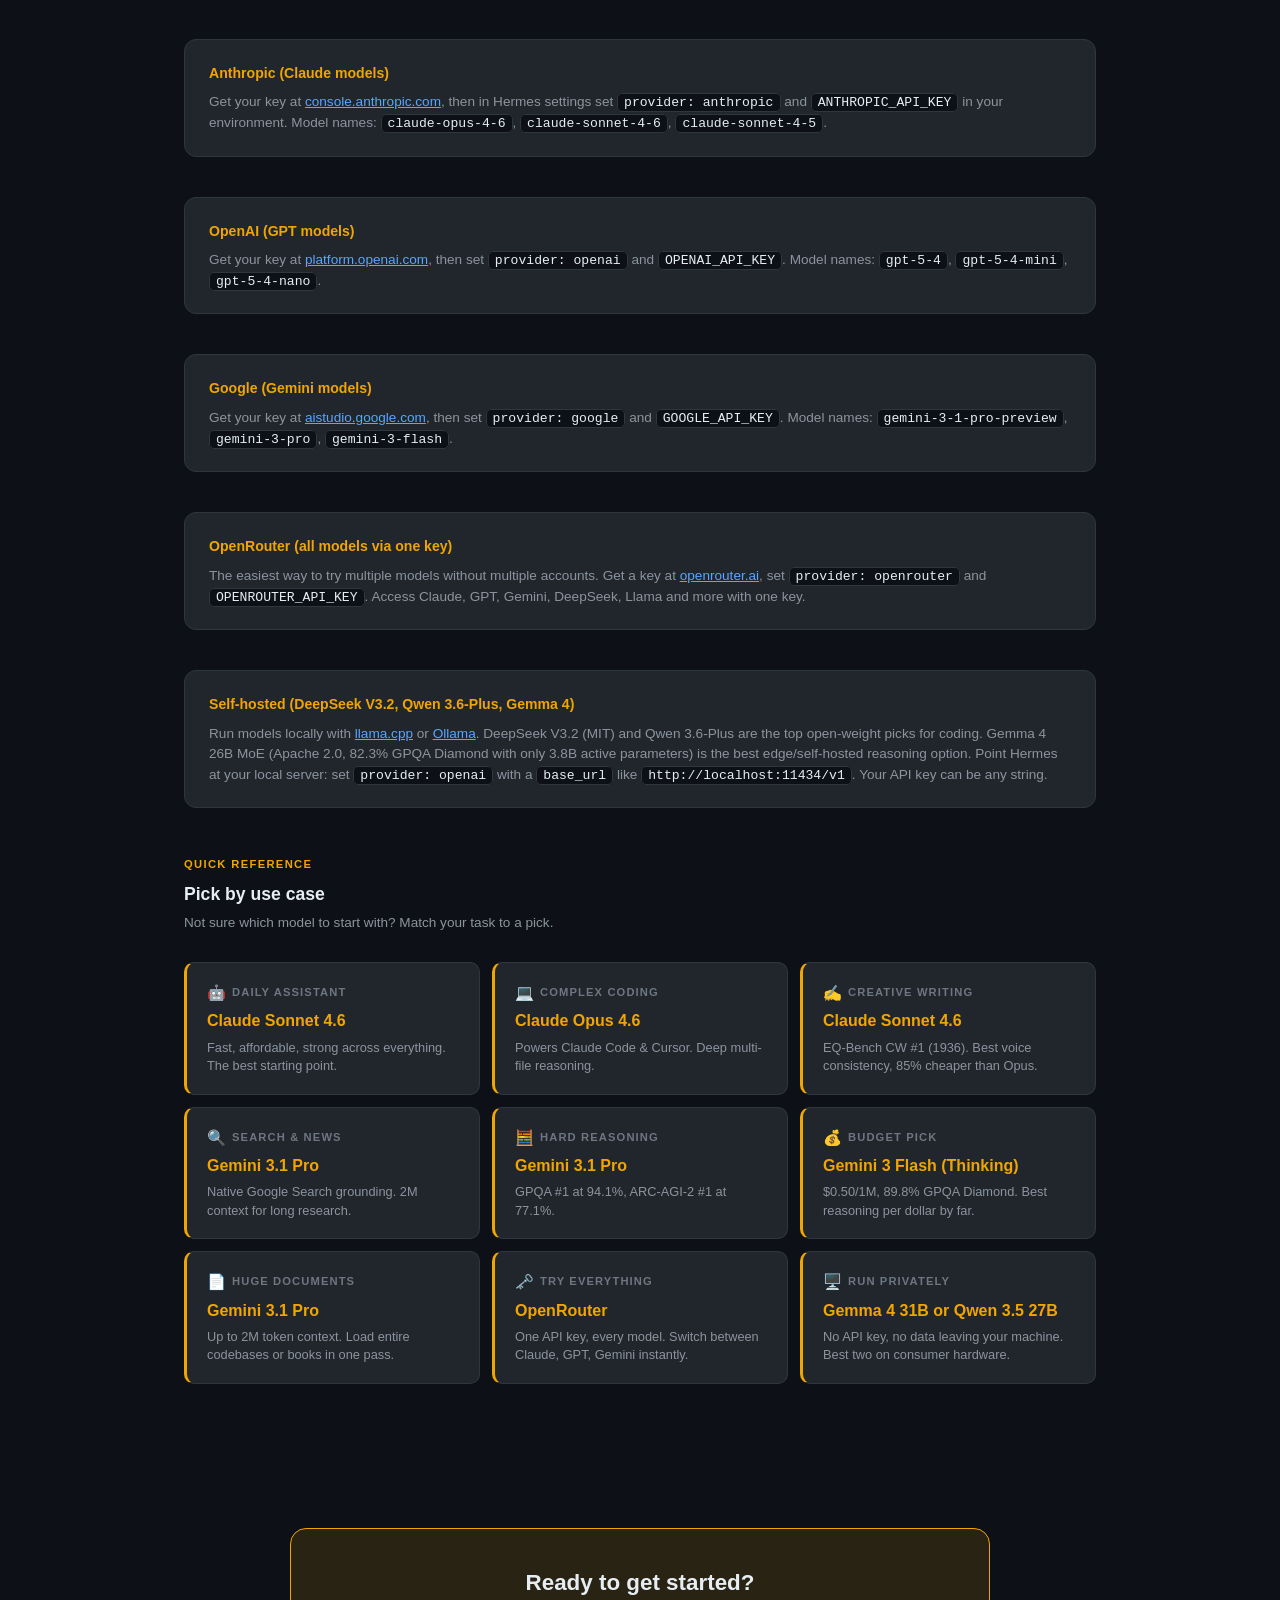
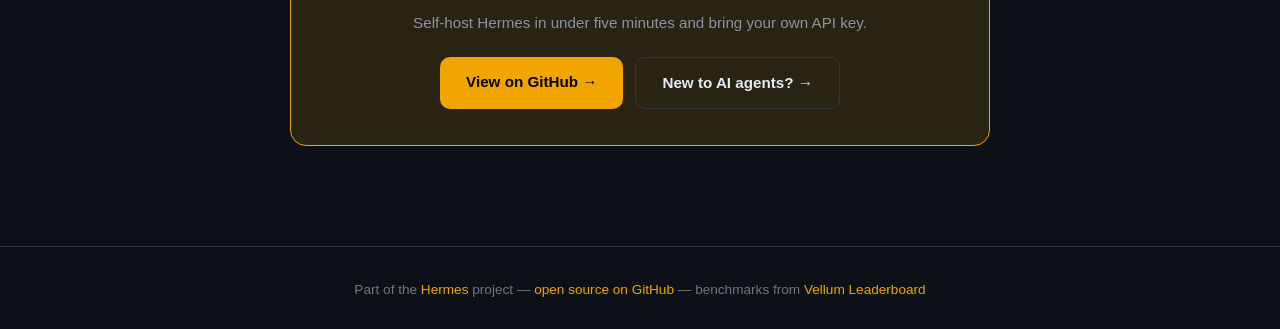
<file: models/index.html>
<!DOCTYPE html>
<html lang="en" data-theme="dark">
<head>
  <script>
    // Canonical URL: strip trailing index.html so links always show the clean path
    (function(){
      var p = window.location.pathname;
      if (p.endsWith('/index.html')) {
        var clean = p.slice(0, p.length - 'index.html'.length);
        window.history.replaceState(null, '', clean + window.location.search + window.location.hash);
      }
    })();
  </script>
<meta charset="UTF-8">
<meta name="viewport" content="width=device-width, initial-scale=1.0">
<title>Best AI Models for Hermes — 2026 Guide</title>
<meta name="description" content="The best AI models to use with Hermes in 2025 — top picks for coding, writing, web search, and all-around use.">
<style>
  :root {
    --bg-primary: #0d1117;
    --bg-secondary: #161b22;
    --bg-tertiary: #21262d;
    --bg-card: #161b22;
    --border: #30363d;
    --text-primary: #e6edf3;
    --text-secondary: #8b949e;
    --text-muted: #6e7681;
    --accent: #f0a500;
    --accent-dim: #c88800;
    --accent-glow: rgba(240,165,0,0.12);
    --green: #3fb950;
    --blue: #58a6ff;
    --purple: #bc8cff;
    --red: #f85149;
    --orange: #ff9040;
    --nav-height: 64px;
  }
  [data-theme="light"] nav {
    background: rgba(246, 248, 250, 0.95);
  }
  [data-theme="light"] {
    --bg-primary: #ffffff;
    --bg-secondary: #f6f8fa;
    --bg-tertiary: #eaeef2;
    --bg-card: #ffffff;
    --border: #d0d7de;
    --text-primary: #1f2328;
    --text-secondary: #656d76;
    --text-muted: #9198a1;
    --accent: #c07800;
    --accent-dim: #9a6200;
    --accent-glow: rgba(192,120,0,0.10);
  }

  *, *::before, *::after { box-sizing: border-box; margin: 0; padding: 0; }

  body {
    font-family: -apple-system, BlinkMacSystemFont, 'Segoe UI', sans-serif;
    background: var(--bg-primary);
    color: var(--text-primary);
    line-height: 1.6;
    min-height: 100vh;
  }

  /* NAV */
  nav {
    position: sticky;
    top: 0;
    height: var(--nav-height);
    background: rgba(13, 17, 23, 0.92);
    border-bottom: 1px solid var(--border);
    backdrop-filter: blur(12px);
    display: flex;
    align-items: center;
    justify-content: space-between;
    padding: 0 24px;
    z-index: 100;
  }
  .nav-logo {
    font-size: 1.1rem;
    font-weight: 700;
    color: var(--accent);
    text-decoration: none;
    display: flex;
    align-items: center;
    gap: 8px;
  }
  .nav-logo span { font-size: 1.4rem; }
  .nav-right { display: flex; align-items: center; gap: 12px; }
  .nav-back {
    color: var(--text-secondary);
    text-decoration: none;
    font-size: 0.85rem;
    display: flex;
    align-items: center;
    gap: 4px;
    transition: color 0.2s;
  }
  .nav-back:hover { color: var(--text-primary); }
  #theme-toggle {
    background: none;
    border: 1px solid var(--border);
    border-radius: 6px;
    padding: 6px 10px;
    cursor: pointer;
    font-size: 1rem;
    color: var(--text-primary);
    transition: border-color 0.2s;
  }
  #theme-toggle:hover { border-color: var(--accent); }
  .btn-cta {
    background: var(--accent);
    color: #000;
    border: none;
    border-radius: 8px;
    padding: 8px 18px;
    font-size: 0.85rem;
    font-weight: 600;
    cursor: pointer;
    text-decoration: none;
    transition: opacity 0.2s;
  }
  .btn-cta:hover { opacity: 0.85; }

  /* TAB NAV */
  .tab-bar {
    position: sticky;
    top: var(--nav-height);
    z-index: 90;
    background: var(--bg-secondary);
    border-bottom: 1px solid var(--border);
    padding: 0 24px;
    display: flex;
    gap: 4px;
    overflow-x: auto;
    scrollbar-width: none;
  }
  .tab-bar::-webkit-scrollbar { display: none; }
  .tab-pill {
    padding: 12px 18px;
    font-size: 0.88rem;
    font-weight: 600;
    color: var(--text-secondary);
    cursor: pointer;
    border-bottom: 2px solid transparent;
    white-space: nowrap;
    transition: color 0.2s, border-color 0.2s;
    text-decoration: none;
    display: block;
  }
  .tab-pill:hover { color: var(--text-primary); }
  .tab-pill.active { color: var(--accent); border-bottom-color: var(--accent); }

  /* HERO */
  .hero {
    text-align: center;
    padding: 72px 24px 56px;
    position: relative;
    overflow: hidden;
  }
  .hero::before {
    content: '';
    position: absolute;
    inset: 0;
    background: radial-gradient(ellipse 70% 50% at 50% 0%, rgba(240,165,0,0.07), transparent);
    pointer-events: none;
  }
  .hero-badge {
    display: inline-block;
    background: var(--accent-glow);
    border: 1px solid var(--accent);
    color: var(--accent);
    border-radius: 20px;
    padding: 4px 14px;
    font-size: 0.78rem;
    font-weight: 600;
    letter-spacing: 0.05em;
    text-transform: uppercase;
    margin-bottom: 20px;
  }
  .hero h1 {
    font-size: clamp(1.9rem, 4.5vw, 3.2rem);
    font-weight: 800;
    line-height: 1.2;
    margin-bottom: 14px;
    letter-spacing: -0.02em;
  }
  .hero h1 em { font-style: normal; color: var(--accent); }
  .hero-sub {
    font-size: clamp(0.95rem, 2.2vw, 1.15rem);
    color: var(--text-secondary);
    max-width: 580px;
    margin: 0 auto 20px;
  }
  .hero-note {
    font-size: 0.82rem;
    color: var(--text-muted);
    margin-top: 8px;
  }
  .hero-note a { color: var(--accent); text-decoration: none; }

  /* SECTION */
  .model-section {
    padding: 64px 24px;
    max-width: 960px;
    margin: 0 auto;
  }
  .model-section + .model-section { padding-top: 0; }
  .section-alt {
    background: var(--bg-secondary);
  }
  .section-alt .model-section { }

  .section-header {
    display: flex;
    align-items: flex-start;
    gap: 16px;
    margin-bottom: 32px;
    padding-bottom: 20px;
    border-bottom: 1px solid var(--border);
  }
  .section-icon {
    width: 52px;
    height: 52px;
    border-radius: 12px;
    display: flex;
    align-items: center;
    justify-content: center;
    font-size: 1.6rem;
    flex-shrink: 0;
  }
  .icon-gold { background: rgba(240,165,0,0.15); border: 1px solid rgba(240,165,0,0.4); }
  .icon-blue { background: rgba(88,166,255,0.12); border: 1px solid rgba(88,166,255,0.35); }
  .icon-green { background: rgba(63,185,80,0.12); border: 1px solid rgba(63,185,80,0.35); }
  .icon-purple { background: rgba(188,140,255,0.12); border: 1px solid rgba(188,140,255,0.35); }
  .icon-orange { background: rgba(255,144,64,0.12); border: 1px solid rgba(255,144,64,0.35); }

  .section-header-text h2 {
    font-size: clamp(1.3rem, 2.5vw, 1.75rem);
    font-weight: 700;
    margin-bottom: 6px;
    letter-spacing: -0.02em;
  }
  .section-header-text p {
    font-size: 0.92rem;
    color: var(--text-secondary);
    max-width: 560px;
  }

  /* MODEL CARDS */
  .model-list {
    display: grid;
    gap: 14px;
  }
  .model-card {
    background: var(--bg-card);
    border: 1px solid var(--border);
    border-radius: 14px;
    padding: 22px 24px;
    display: grid;
    grid-template-columns: auto 1fr auto;
    gap: 16px;
    align-items: center;
    transition: border-color 0.2s, transform 0.2s;
    position: relative;
    overflow: hidden;
  }
  .model-card:hover {
    border-color: var(--model-color, var(--accent));
    transform: translateY(-1px);
  }
  .model-card::before {
    content: '';
    position: absolute;
    left: 0;
    top: 0;
    bottom: 0;
    width: 3px;
    background: var(--model-color, var(--accent));
    border-radius: 14px 0 0 14px;
  }

  .rank-badge {
    width: 38px;
    height: 38px;
    border-radius: 50%;
    display: flex;
    align-items: center;
    justify-content: center;
    font-weight: 800;
    font-size: 0.95rem;
    flex-shrink: 0;
    border: 2px solid var(--model-color, var(--accent));
    color: var(--model-color, var(--accent));
    background: transparent;
  }
  .rank-badge.gold { background: rgba(240,165,0,0.15); }
  .rank-badge.silver { background: rgba(139,148,158,0.15); }
  .rank-badge.bronze { background: rgba(201,120,80,0.15); }

  .model-info h3 {
    font-size: 1rem;
    font-weight: 700;
    margin-bottom: 4px;
  }
  .model-info .model-meta {
    font-size: 0.83rem;
    color: var(--text-secondary);
    margin-bottom: 6px;
  }
  .model-info .model-why {
    font-size: 0.88rem;
    color: var(--text-secondary);
    line-height: 1.5;
  }
  .model-pills {
    display: flex;
    flex-wrap: wrap;
    gap: 6px;
    margin-top: 8px;
  }
  .pill {
    font-size: 0.72rem;
    font-weight: 600;
    padding: 3px 9px;
    border-radius: 20px;
    border: 1px solid var(--border);
    color: var(--text-muted);
    white-space: nowrap;
  }
  .pill.green { border-color: rgba(63,185,80,0.5); color: var(--green); background: rgba(63,185,80,0.08); }
  .pill.blue { border-color: rgba(88,166,255,0.5); color: var(--blue); background: rgba(88,166,255,0.08); }
  .pill.purple { border-color: rgba(188,140,255,0.5); color: var(--purple); background: rgba(188,140,255,0.08); }
  .pill.gold { border-color: rgba(240,165,0,0.5); color: var(--accent); background: rgba(240,165,0,0.08); }
  .pill.orange { border-color: rgba(255,144,64,0.5); color: var(--orange); background: rgba(255,144,64,0.08); }

  .model-score {
    text-align: right;
    flex-shrink: 0;
  }
  .score-val {
    font-size: 1.3rem;
    font-weight: 800;
    color: var(--model-color, var(--accent));
    display: block;
    line-height: 1;
    margin-bottom: 3px;
  }
  .score-label {
    font-size: 0.72rem;
    color: var(--text-muted);
    white-space: nowrap;
  }

  /* SETUP BOX */
  .setup-box {
    background: var(--bg-tertiary);
    border: 1px solid var(--border);
    border-radius: 12px;
    padding: 22px 24px;
    margin-top: 24px;
  }
  .setup-box h4 {
    font-size: 0.88rem;
    font-weight: 700;
    margin-bottom: 8px;
    color: var(--accent);
  }
  .setup-box p {
    font-size: 0.85rem;
    color: var(--text-secondary);
    line-height: 1.5;
  }
  .setup-box code {
    background: var(--bg-primary);
    border: 1px solid var(--border);
    border-radius: 5px;
    padding: 1px 6px;
    font-size: 0.82rem;
    font-family: 'SFMono-Regular', Consolas, monospace;
    color: var(--text-primary);
  }

  /* HOW TO PICK */

  .picker-grid {
    display: grid;
    grid-template-columns: repeat(auto-fit, minmax(220px, 1fr));
    gap: 12px;
    margin-top: 28px;
  }
  .picker-card {
    background: var(--bg-tertiary);
    border: 1px solid var(--border);
    border-left: 3px solid var(--accent);
    border-radius: 10px;
    padding: 18px 20px;
    display: flex;
    flex-direction: column;
    gap: 6px;
    transition: border-color 0.2s, box-shadow 0.2s, transform 0.15s;
  }
  .picker-card:hover {
    border-color: var(--accent);
    box-shadow: 0 4px 20px rgba(240,165,0,0.12);
    transform: translateY(-1px);
  }
  .picker-card .use-case {
    font-size: 0.7rem;
    font-weight: 700;
    text-transform: uppercase;
    letter-spacing: 0.1em;
    color: var(--text-muted);
    display: flex;
    align-items: center;
    gap: 6px;
  }
  .picker-card .use-case .uc-icon {
    font-size: 0.95rem;
    letter-spacing: 0;
  }
  .picker-card .recommendation {
    font-size: 1rem;
    font-weight: 800;
    color: var(--accent);
    line-height: 1.2;
  }
  .picker-card .why-short {
    font-size: 0.8rem;
    color: var(--text-secondary);
    line-height: 1.45;
    margin-top: 2px;
  }

  /* FREE TIER NOTE */
  .free-note {
    background: rgba(63,185,80,0.08);
    border: 1px solid rgba(63,185,80,0.3);
    border-radius: 10px;
    padding: 14px 18px;
    margin-top: 20px;
    font-size: 0.87rem;
    color: var(--text-secondary);
    display: flex;
    gap: 10px;
    align-items: flex-start;
  }
  .free-note .note-icon { font-size: 1.1rem; flex-shrink: 0; }

  /* CTA STRIP */
  .cta-strip {
    background: var(--accent-glow);
    border: 1px solid var(--accent);
    border-radius: 16px;
    padding: 36px 40px;
    text-align: center;
    margin: 40px auto;
    max-width: 700px;
  }
  .cta-strip h2 { font-size: 1.4rem; font-weight: 700; margin-bottom: 10px; }
  .cta-strip p { color: var(--text-secondary); margin-bottom: 22px; font-size: 0.95rem; }
  .cta-group { display: flex; gap: 12px; justify-content: center; flex-wrap: wrap; }
  .btn-primary {
    background: var(--accent);
    color: #000;
    font-weight: 700;
    padding: 13px 26px;
    border-radius: 10px;
    text-decoration: none;
    font-size: 0.95rem;
    transition: opacity 0.2s;
  }
  .btn-primary:hover { opacity: 0.85; }
  .btn-ghost {
    background: transparent;
    color: var(--text-primary);
    font-weight: 600;
    padding: 13px 26px;
    border-radius: 10px;
    text-decoration: none;
    font-size: 0.95rem;
    border: 1px solid var(--border);
    transition: border-color 0.2s;
  }
  .btn-ghost:hover { border-color: var(--accent); }

  /* FOOTER */
  footer {
    border-top: 1px solid var(--border);
    text-align: center;
    padding: 32px 24px;
    color: var(--text-muted);
    font-size: 0.85rem;
  }
  footer a { color: var(--accent); text-decoration: none; }

  /* DIVIDER */
  .section-divider { height: 1px; background: var(--border); }

  /* MOBILE */
  @media (max-width: 640px) {
    nav { padding: 0 16px; }
    .nav-back span { display: none; }
    .btn-cta { display: none; }
    .model-card { grid-template-columns: auto 1fr; }
    .model-score { display: none; }
    .tab-bar { padding: 0 12px; }
    .tab-pill { padding: 10px 14px; font-size: 0.82rem; }
    .section-header { flex-direction: column; gap: 12px; }
    .cta-strip { padding: 28px 20px; }
  }
  @media (max-width: 480px) {
    .picker-grid { grid-template-columns: 1fr 1fr; }
  }

  /* HAMBURGER + MOBILE MENU */
  .hamburger {
    display: none;
    flex-direction: column;
    gap: 5px;
    cursor: pointer;
    padding: 6px;
    border: 1px solid var(--border);
    border-radius: 6px;
    background: none;
    transition: border-color 0.15s;
    flex-shrink: 0;
  }
  .hamburger:hover { border-color: var(--accent); }
  .hamburger span {
    display: block;
    width: 20px;
    height: 2px;
    background: var(--text-secondary);
    border-radius: 2px;
    transition: transform 0.2s, opacity 0.2s;
  }
  .hamburger.open span:nth-child(1) { transform: translateY(7px) rotate(45deg); }
  .hamburger.open span:nth-child(2) { opacity: 0; }
  .hamburger.open span:nth-child(3) { transform: translateY(-7px) rotate(-45deg); }
  #models-mobile-menu {
    display: none;
    position: fixed;
    top: var(--nav-height);
    left: 0; right: 0;
    background: var(--bg-secondary);
    border-bottom: 1px solid var(--border);
    padding: 16px 24px;
    z-index: 999;
    flex-direction: column;
    gap: 4px;
  }
  #models-mobile-menu.open { display: flex; }
  #models-mobile-menu a {
    color: var(--text-secondary);
    font-size: 0.95rem;
    font-weight: 500;
    padding: 10px 12px;
    border-radius: 6px;
    transition: color 0.15s, background 0.15s;
    text-decoration: none;
  }
  #models-mobile-menu a:hover { color: var(--text-primary); background: var(--bg-tertiary); }
  #models-mobile-menu a.accent { color: var(--accent); }
  #models-mobile-menu .menu-divider {
    height: 1px;
    background: var(--border);
    margin: 4px 0;
  }
  @media (max-width: 640px) {
    .hamburger { display: flex; }
    .btn-cta { display: none; }
    .nav-back span { display: none; }
  }
</style>
</head>
<body>

<nav>
  <a href="../" class="nav-logo"><span>⚡</span> Hermes</a>
  <div class="nav-right">
    <a href="../" class="nav-back">← <span>Back to main site</span></a>
    <button id="theme-toggle" aria-label="Toggle theme">🌙</button>
    <a href="https://hermes-agent.nousresearch.com/docs/getting-started/installation" class="btn-cta" target="_blank">Get started →</a>
  </div>
  <button class="hamburger" id="models-hamburger" aria-label="Open menu" aria-expanded="false">
    <span></span><span></span><span></span>
  </button>
</nav>

<div id="models-mobile-menu">
  <a href="../">⚡ Hermes Home</a>
  <a href="../#why">Why Hermes</a>
  <a href="../#features">Features</a>
  <a href="../#compare">Compare</a>
  <a href="../#install">Install</a>
  <div class="menu-divider"></div>
  <a href="../eli5/" class="accent">🧠 ELI5 — What is Hermes?</a>
  <a href="../models/" class="accent">🤖 Best Models 2026</a>
  <a href="../community/" class="accent">🌎 Community</a>
  <a href="https://hermes-agent.nousresearch.com/docs/getting-started/installation" target="_blank" class="accent" style="margin-top:4px">Get started →</a>
</div>

<!-- TAB BAR -->
<div class="tab-bar">
  <a class="tab-pill active" href="#overall">🏆 Overall</a>
  <a class="tab-pill" href="#coding">💻 Coding</a>
  <a class="tab-pill" href="#writing">✍️ Writing</a>
  <a class="tab-pill" href="#search">🔍 Search</a>
  <a class="tab-pill" href="#reasoning">🧮 Reasoning</a>
  <a class="tab-pill" href="#local">🖥️ Local models</a>
  <a class="tab-pill" href="#howto">⚙️ How to configure</a>
</div>

<!-- HERO -->
<section class="hero">
  <div class="hero-badge">2026 Model Guide</div>
  <h1>Best AI models for <em>Hermes</em></h1>
  <p class="hero-sub">Top picks across coding, writing, search, and reasoning — so you know exactly what to plug in and why.</p>
  <p class="hero-note">Data from SWE-bench Pro, GPQA Diamond, Chatbot Arena, and BenchLM. Updated April 13, 2026. <a href="https://lmarena.ai/leaderboard" target="_blank">Source →</a></p>
</section>

<!-- =========================================
     OVERALL
     ========================================= -->
<div id="overall" class="section-alt">
  <div class="model-section">
    <div class="section-header">
      <div class="section-icon icon-gold">🏆</div>
      <div class="section-header-text">
        <h2>Overall best models</h2>
        <p>Great at everything. If you only pick one, pick from here. These handle coding, writing, research, and reasoning with minimal trade-offs.</p>
      </div>
    </div>

    <div class="model-list">
      <!-- #1 -->
      <div class="model-card" style="--model-color: #f0a500;">
        <div class="rank-badge gold">🥇</div>
        <div class="model-info">
          <h3>Claude Opus 4.6</h3>
          <div class="model-meta">Anthropic &middot; 1M context &middot; $5 / $25 per 1M tokens</div>
          <div class="model-why">#2 on Chatbot Arena (1,503 Elo) — the highest score of any publicly available model for complex reasoning. Leads instruction-following, long-form work, and agentic tasks. The thinking variant pushes even further. Slower than Sonnet but makes fewer mistakes on genuinely hard problems. Use it for your most important work.</div>
          <div class="model-pills">
            <span class="pill gold">Arena #2 (1503 Elo)</span>
            <span class="pill green">Best all-rounder</span>
            <span class="pill blue">1M context</span>
          </div>
        </div>
        <div class="model-score">
          <span class="score-val">1504</span>
          <span class="score-label">Arena Elo</span>
        </div>
      </div>

      <!-- #2 -->
      <div class="model-card" style="--model-color: #4a9eff;">
        <div class="rank-badge silver">🥈</div>
        <div class="model-info">
          <h3>Gemini 3.1 Pro</h3>
          <div class="model-meta">Google DeepMind &middot; 1–2M context &middot; $2 / $12 per 1M tokens</div>
          <div class="model-why">#1 on Chatbot Arena (1,505 Elo) — now the top-ranked publicly available model. Also #1 on GPQA Diamond reasoning (94.1%), #1 on ARC-AGI-2 (77.1%), and #1 on creative writing Arena. Exceptional value at $2/$12 per 1M tokens. The 2M context handles entire codebases and book-length documents.</div>
          <div class="model-pills">
            <span class="pill gold">Arena #1 (1505 Elo)</span>
            <span class="pill green">Best value</span>
            <span class="pill purple">2M context</span>
          </div>
        </div>
        <div class="model-score">
          <span class="score-val">1492</span>
          <span class="score-label">Arena Elo</span>
        </div>
      </div>

      <!-- #3 -->
      <div class="model-card" style="--model-color: #3fb950;">
        <div class="rank-badge bronze">🥉</div>
        <div class="model-info">
          <h3>GPT-5.4</h3>
          <div class="model-meta">OpenAI &middot; 1.1M context &middot; $2.50 / $15 per 1M tokens</div>
          <div class="model-why">OpenAI's flagship released March 2026. Leads SWE-bench Pro coding (57.7%) and Terminal-Bench DevOps (75.1%). Solid GPQA Diamond (91.67%). The 1.1M token context window is among the largest of any frontier model, and it costs less per token than Opus. Best pick when you need breadth across coding, writing, and reasoning at a reasonable price.</div>
          <div class="model-pills">
            <span class="pill gold">SWE-Pro #1</span>
            <span class="pill blue">1.1M context</span>
            <span class="pill green">Coding + reasoning</span>
          </div>
        </div>
        <div class="model-score">
          <span class="score-val">1484</span>
          <span class="score-label">Arena Elo</span>
        </div>
      </div>

      <!-- #4 -->
      <div class="model-card" style="--model-color: #8b949e;">
        <div class="rank-badge">4</div>
        <div class="model-info">
          <h3>Claude Sonnet 4.6</h3>
          <div class="model-meta">Anthropic &middot; 200K context &middot; $3 / $15 per 1M tokens</div>
          <div class="model-why">The fast, smart everyday workhorse. 87.5% on GPQA Diamond, 79.6% on SWE-bench Verified, 1,462 Elo on Chatbot Arena. Nearly as capable as Opus at lower cost and higher speed. The right choice for high-volume tasks — daily summaries, coding, research — where you need quality without always paying Opus prices.</div>
          <div class="model-pills">
            <span class="pill green">Great value</span>
            <span class="pill blue">Low latency</span>
            <span class="pill gold">Reliable</span>
          </div>
        </div>
        <div class="model-score">
          <span class="score-val">1462</span>
          <span class="score-label">Arena Elo</span>
        </div>
      </div>

      <!-- #5 -->
      <div class="model-card" style="--model-color: #ff9040;">
        <div class="rank-badge">5</div>
        <div class="model-info">
          <h3>DeepSeek V3.2</h3>
          <div class="model-meta">DeepSeek &middot; 128K context &middot; $0.28 / $0.42 per 1M tokens</div>
          <div class="model-why">The remarkable open-source value pick. Released December 2025 with MIT license and "reasoning-first" architecture that integrates thinking directly into tool use. Claims GPT-5 level performance at a tiny fraction of the cost. Self-hostable. Arena score of 1,424 puts it solidly in reach of the closed frontier. The budget pick that doesn't embarrass itself against anything.</div>
          <div class="model-pills">
            <span class="pill orange">MIT license</span>
            <span class="pill green">Ultra cheap</span>
            <span class="pill gold">Self-hostable</span>
          </div>
        </div>
        <div class="model-score">
          <span class="score-val">$0.28</span>
          <span class="score-label">per 1M input</span>
        </div>
      </div>
    </div>

    <div class="free-note">
      <span class="note-icon">💡</span>
      <span>Starting out? Claude Sonnet 4.6 is the best first pick — strong, affordable, and the model this project was built and tested with. Get your API key at <a href="https://console.anthropic.com" target="_blank" style="color:var(--green)">console.anthropic.com</a>.</span>
    </div>
  </div>
</div>

<div class="section-divider"></div>

<!-- =========================================
     CODING
     ========================================= -->
<div id="coding">
  <div class="model-section">
    <div class="section-header">
      <div class="section-icon icon-blue">💻</div>
      <div class="section-header-text">
        <h2>Best for coding</h2>
        <p>Ranked on SWE-bench Pro (1,865 real GitHub issues, multi-language, standardised scaffold — the current clean benchmark) and SWE-bench Verified. These fix bugs and ship features, not just autocomplete.</p>
      </div>
    </div>

    <div class="model-list">
      <div class="model-card" style="--model-color: #f0a500;">
        <div class="rank-badge gold">🥇</div>
        <div class="model-info">
          <h3>Claude Opus 4.6</h3>
          <div class="model-meta">Anthropic &middot; 1M context &middot; $5 / $25 per 1M tokens</div>
          <div class="model-why">The engine powering Claude Code and Cursor — the two most-used AI coding tools. 80.8% on SWE-bench Verified and 65.4% on Terminal-Bench (DevOps/CLI tasks). Where Opus shines specifically is deep multi-file reasoning: architecture decisions, debugging subtle cross-module issues, reviewing large PRs. Its extended 1M context fits entire codebases.</div>
          <div class="model-pills">
            <span class="pill gold">Powers Claude Code</span>
            <span class="pill green">Deep reasoning</span>
            <span class="pill blue">1M context</span>
          </div>
        </div>
        <div class="model-score">
          <span class="score-val">80.8%</span>
          <span class="score-label">SWE-bench Verified</span>
        </div>
      </div>

      <div class="model-card" style="--model-color: #58a6ff;">
        <div class="rank-badge silver">🥈</div>
        <div class="model-info">
          <h3>GPT-5.4</h3>
          <div class="model-meta">OpenAI &middot; 1.1M context &middot; $2.50 / $15 per 1M tokens</div>
          <div class="model-why">Leads SWE-bench Pro at 57.7% — the benchmark least susceptible to contamination — and dominates Terminal-Bench 2.0 DevOps tasks at 75.1% (a 9.7-point lead over the next model). Best at CLI automation, shell scripting, and agentic code pipelines. GPT-5.4 is now the recommended replacement for GPT-5.3 Codex across most coding use cases.</div>
          <div class="model-pills">
            <span class="pill blue">SWE-Pro #1 (57.7%)</span>
            <span class="pill green">DevOps/CLI</span>
            <span class="pill gold">Agentic pipelines</span>
          </div>
        </div>
        <div class="model-score">
          <span class="score-val">57.7%</span>
          <span class="score-label">SWE-bench Pro</span>
        </div>
      </div>

      <div class="model-card" style="--model-color: #3fb950;">
        <div class="rank-badge bronze">🥉</div>
        <div class="model-info">
          <h3>Claude Sonnet 4.6</h3>
          <div class="model-meta">Anthropic &middot; 200K context &middot; $3 / $15 per 1M tokens</div>
          <div class="model-why">79.6% on SWE-bench Verified — within 1.2 points of Opus at 40% lower cost and significantly faster. The right everyday coding model for iterative development, unit tests, code explanation, and high-volume agentic loops where paying Opus prices for every call doesn't make sense. Outperforms the now-deprecated Sonnet 4.5 on every benchmark.</div>
          <div class="model-pills">
            <span class="pill purple">Best value</span>
            <span class="pill gold">Fast iteration</span>
            <span class="pill green">High volume</span>
          </div>
        </div>
        <div class="model-score">
          <span class="score-val">79.6%</span>
          <span class="score-label">SWE-bench Verified</span>
        </div>
      </div>

      <div class="model-card" style="--model-color: #8b949e;">
        <div class="rank-badge">4</div>
        <div class="model-info">
          <h3>Gemini 3.1 Pro</h3>
          <div class="model-meta">Google DeepMind &middot; 1–2M context &middot; $2 / $12 per 1M tokens</div>
          <div class="model-why">80.6% on SWE-bench Verified and 54.2% on SWE-bench Pro at the most competitive price of any frontier model. The massive 2M context window means you can load an entire large codebase and reason across it in one pass — no chunking, no retrieval. The cheapest path to top-tier coding performance.</div>
          <div class="model-pills">
            <span class="pill blue">2M context</span>
            <span class="pill green">Cheapest frontier</span>
            <span class="pill gold">Full-codebase</span>
          </div>
        </div>
        <div class="model-score">
          <span class="score-val">80.6%</span>
          <span class="score-label">SWE-bench Verified</span>
        </div>
      </div>

      <div class="model-card" style="--model-color: #ff9040;">
        <div class="rank-badge">5</div>
        <div class="model-info">
          <h3>Qwen 3.6-Plus</h3>
          <div class="model-meta">Alibaba &middot; 1M context &middot; Emerging agentic pick &middot; OpenRouter available</div>
          <div class="model-why">Leads Terminal-Bench at 61.6% — ahead of both GPT-5.4 and Gemini 3.1 Pro on CLI and DevOps automation. 88.2% on GPQA Diamond. The 1M token context fits large codebases cleanly. An emerging dark-horse for agentic coding pipelines with strong independent eval scores. Available now via Alibaba Cloud and OpenRouter.</div>
          <div class="model-pills">
            <span class="pill orange">Terminal-Bench #1 (61.6%)</span>
            <span class="pill blue">1M context</span>
            <span class="pill green">Agentic emerging</span>
          </div>
        </div>
        <div class="model-score">
          <span class="score-val">61.6%</span>
          <span class="score-label">Terminal-Bench</span>
        </div>
      </div>
    </div>
  </div>
</div>

<div class="section-divider"></div>

<!-- =========================================
     WRITING
     ========================================= -->
<div id="writing" class="section-alt">
  <div class="model-section">
    <div class="section-header">
      <div class="section-icon icon-purple">✍️</div>
      <div class="section-header-text">
        <h2>Best for writing</h2>
        <p>Creative writing, copywriting, long-form docs, email drafts. Ranked on EQ-Bench Creative Writing Elo (sycophancy-resistant, community-verified) and Chatbot Arena creative writing scores.</p>
      </div>
    </div>

    <div class="model-list">
      <div class="model-card" style="--model-color: #f0a500;">
        <div class="rank-badge gold">🥇</div>
        <div class="model-info">
          <h3>Claude Sonnet 4.6</h3>
          <div class="model-meta">Anthropic &middot; 200K context &middot; $3 / $15 per 1M tokens</div>
          <div class="model-why">Leads EQ-Bench Creative Writing at 1,936 Elo — higher than Opus (1,932) on the benchmark specifically designed to resist sycophancy and measure genuine literary quality. Best voice consistency over long documents: tone, register, and style stay coherent across sessions. At 85% lower cost than Opus, it's the smart pick for high-volume writing — drafts, summaries, long-form content pipelines.</div>
          <div class="model-pills">
            <span class="pill gold">EQ-Bench CW #1 (1936)</span>
            <span class="pill green">Best value</span>
            <span class="pill blue">Voice consistency</span>
          </div>
        </div>
        <div class="model-score">
          <span class="score-val">1936</span>
          <span class="score-label">EQ-Bench CW Elo</span>
        </div>
      </div>

      <div class="model-card" style="--model-color: #58a6ff;">
        <div class="rank-badge silver">🥈</div>
        <div class="model-info">
          <h3>Claude Opus 4.6</h3>
          <div class="model-meta">Anthropic &middot; 1M context &middot; $5 / $25 per 1M tokens</div>
          <div class="model-why">Leads the Mazur creative writing benchmark (8.53) and instruction-following Arena (1,500 Elo — highest of any model tested). The thinking variant (8.56 Mazur) pushes further for complex literary work. #1 on Chatbot Arena overall at 1,504 Elo. Best for projects demanding deep voice and stylistic range — where spending more per token is justified by the work's importance.</div>
          <div class="model-pills">
            <span class="pill blue">Mazur #1 (8.53)</span>
            <span class="pill gold">IF Elo #1</span>
            <span class="pill green">Literary depth</span>
          </div>
        </div>
        <div class="model-score">
          <span class="score-val">8.53</span>
          <span class="score-label">Mazur score</span>
        </div>
      </div>

      <div class="model-card" style="--model-color: #3fb950;">
        <div class="rank-badge bronze">🥉</div>
        <div class="model-info">
          <h3>Gemini 3.1 Pro</h3>
          <div class="model-meta">Google DeepMind &middot; 1–2M context &middot; $2 / $12 per 1M tokens</div>
          <div class="model-why">#1 on Chatbot Arena creative writing Elo (1,487) — human raters prefer it for fiction and blogs — and best for AI-tell avoidance across independent evals. The 2M context and 65K output limit are unmatched for long-form projects: entire chapters, full reports, long narrative arcs. Strong multilingual creative writing in 40+ languages. 12x cheaper on input than Opus.</div>
          <div class="model-pills">
            <span class="pill purple">Arena CW #1 (1487)</span>
            <span class="pill blue">2M context</span>
            <span class="pill gold">AI-tell avoidance</span>
          </div>
        </div>
        <div class="model-score">
          <span class="score-val">1487</span>
          <span class="score-label">Arena CW Elo</span>
        </div>
      </div>

      <div class="model-card" style="--model-color: #8b949e;">
        <div class="rank-badge">4</div>
        <div class="model-info">
          <h3>GPT-5.4</h3>
          <div class="model-meta">OpenAI &middot; 1.1M context &middot; $2.50 / $15 per 1M tokens</div>
          <div class="model-why">Solid for structured and commercial writing: technical docs, reports, pitch decks, email campaigns. Excellent instruction-following (~92% IFEval). Ranked ~9th on Arena creative writing — noticeably behind Claude and Gemini for fiction and literary prose, but a strong default when your output needs precise formatting or structured argument flow over stylistic voice.</div>
          <div class="model-pills">
            <span class="pill blue">Structured docs</span>
            <span class="pill green">92% IFEval</span>
            <span class="pill gold">Technical writing</span>
          </div>
        </div>
        <div class="model-score">
          <span class="score-val">~9th</span>
          <span class="score-label">Arena CW rank</span>
        </div>
      </div>

      <div class="model-card" style="--model-color: #ff9040;">
        <div class="rank-badge">5</div>
        <div class="model-info">
          <h3>Kimi K2.5</h3>
          <div class="model-meta">Moonshot AI &middot; 128K context &middot; $0.60 / $2.50 per 1M tokens</div>
          <div class="model-why">~1,700 EQ-Bench Creative Writing Elo — roughly 87% of Sonnet's literary quality at 80% lower cost. The budget pick for high-volume content: product descriptions, social copy, blog drafts, content pipelines where you need coherent writing at scale without paying frontier prices on every call. API is live and available now.</div>
          <div class="model-pills">
            <span class="pill orange">Budget CW pick</span>
            <span class="pill green">~1700 EQ-Bench CW</span>
            <span class="pill gold">Volume content</span>
          </div>
        </div>
        <div class="model-score">
          <span class="score-val">$0.60</span>
          <span class="score-label">per 1M input</span>
        </div>
      </div>
    </div>
  </div>
</div>

<div class="section-divider"></div>

<!-- =========================================
     SEARCH / WEB
     ========================================= -->
<div id="search">
  <div class="model-section">
    <div class="section-header">
      <div class="section-icon icon-green">🔍</div>
      <div class="section-header-text">
        <h2>Best for search and web tasks</h2>
        <p>Models with real-time web access, retrieval, and research capabilities. For Hermes cron jobs that check news, summarise feeds, monitor prices, or answer time-sensitive questions.</p>
      </div>
    </div>

    <div class="model-list">
      <div class="model-card" style="--model-color: #f0a500;">
        <div class="rank-badge gold">🥇</div>
        <div class="model-info">
          <h3>Gemini 3.1 Pro</h3>
          <div class="model-meta">Google DeepMind &middot; 1–2M context &middot; Native Google Search grounding</div>
          <div class="model-why">The strongest model for search-heavy tasks. Integrates directly with Google Search for real-time grounding — cites sources, verifies claims, and pulls current information without you building a retrieval layer. The 2M context window absorbs the results of dozens of parallel searches in one pass. Best for long-document research, competitive intelligence, and multi-source synthesis.</div>
          <div class="model-pills">
            <span class="pill gold">Google Search built-in</span>
            <span class="pill blue">2M context</span>
            <span class="pill green">Cited sources</span>
          </div>
        </div>
        <div class="model-score">
          <span class="score-val">2M</span>
          <span class="score-label">context tokens</span>
        </div>
      </div>

      <div class="model-card" style="--model-color: #58a6ff;">
        <div class="rank-badge silver">🥈</div>
        <div class="model-info">
          <h3>Grok 4.20</h3>
          <div class="model-meta">xAI &middot; 2M context &middot; $2 / $6 per 1M tokens &middot; Live X data</div>
          <div class="model-why">Released April 7, 2026. 2M token context window at a lower price than before. 1,496 Elo on Chatbot Arena (#3 overall), 92% GPQA Diamond. The only frontier model with live access to the X/Twitter firehose — real-time social data, breaking news, market sentiment. Strong reasoning via chain-of-thought. The price drop makes it genuinely competitive for general use, not just real-time tasks.</div>
          <div class="model-pills">
            <span class="pill blue">Live X/Twitter data</span>
            <span class="pill gold">Arena #3 (1496 Elo)</span>
            <span class="pill green">2M context</span>
          </div>
        </div>
        <div class="model-score">
          <span class="score-val">1496</span>
          <span class="score-label">Arena Elo</span>
        </div>
      </div>

      <div class="model-card" style="--model-color: #3fb950;">
        <div class="rank-badge bronze">🥉</div>
        <div class="model-info">
          <h3>Claude Sonnet 4.6 + web_search tool</h3>
          <div class="model-meta">Anthropic &middot; 200K context &middot; Hermes web_search tool</div>
          <div class="model-why">Hermes ships a web_search tool that any Claude model can use natively. Sonnet 4.6 is the best balance for high-frequency search automations — fast enough to run cron jobs every few minutes, smart enough to synthesise results well. The most practical pick for daily Hermes scheduled tasks: morning briefings, feed monitors, price watchers, news digests.</div>
          <div class="model-pills">
            <span class="pill purple">Hermes native</span>
            <span class="pill gold">Daily cron jobs</span>
            <span class="pill green">Best value</span>
          </div>
        </div>
        <div class="model-score">
          <span class="score-val">Built-in</span>
          <span class="score-label">web_search tool</span>
        </div>
      </div>

      <div class="model-card" style="--model-color: #8b949e;">
        <div class="rank-badge">4</div>
        <div class="model-info">
          <h3>GPT-5.4 (with browsing)</h3>
          <div class="model-meta">OpenAI &middot; 1.1M context &middot; $2.50 / $15 per 1M tokens</div>
          <div class="model-why">Excellent at combining web retrieval with deep reasoning — synthesises many search results into a coherent, well-structured answer. The 1.1M context window helps absorb large volumes of retrieved content. Strong for research tasks, fact-checking, and competitive intelligence where you need the model to reason carefully over what it finds, not just retrieve it.</div>
          <div class="model-pills">
            <span class="pill blue">1.1M context</span>
            <span class="pill gold">Deep synthesis</span>
            <span class="pill green">Research</span>
          </div>
        </div>
        <div class="model-score">
          <span class="score-val">1.1M</span>
          <span class="score-label">context tokens</span>
        </div>
      </div>

      <div class="model-card" style="--model-color: #ff9040;">
        <div class="rank-badge">5</div>
        <div class="model-info">
          <h3>Gemini 3 Flash (Thinking)</h3>
          <div class="model-meta">Google DeepMind &middot; 1M context &middot; $0.50 / $3 per 1M tokens</div>
          <div class="model-why">Ultra-low latency with native Google Search grounding and a 0.34s time-to-first-token. 89.8% on GPQA Diamond at just $0.50/$3 per 1M tokens — the best reasoning value on the market. Perfect for latency-sensitive search pipelines: live monitoring, real-time alerts, high-frequency lookups where you need a response in under a second at minimal cost.</div>
          <div class="model-pills">
            <span class="pill gold">0.34s latency</span>
            <span class="pill green">Cheapest reasoning</span>
            <span class="pill blue">Search grounding</span>
          </div>
        </div>
        <div class="model-score">
          <span class="score-val">$0.50</span>
          <span class="score-label">per 1M input</span>
        </div>
      </div>
    </div>
  </div>
</div>

<div class="section-divider"></div>

<!-- =========================================
     REASONING
     ========================================= -->
<div id="reasoning" class="section-alt">
  <div class="model-section">
    <div class="section-header">
      <div class="section-icon icon-orange">🧮</div>
      <div class="section-header-text">
        <h2>Best for reasoning and analysis</h2>
        <p>Hard math, PhD-level science, complex multi-step logic, knowledge work, and second-brain tasks. Ranked on GPQA Diamond (PhD expert baseline: 65%), Humanity's Last Exam, and ARC-AGI-2.</p>
      </div>
    </div>

    <div class="model-list">
      <div class="model-card" style="--model-color: #f0a500;">
        <div class="rank-badge gold">🥇</div>
        <div class="model-info">
          <h3>Gemini 3.1 Pro</h3>
          <div class="model-meta">Google DeepMind &middot; 1–2M context &middot; 94.1% GPQA Diamond</div>
          <div class="model-why">Leads GPQA Diamond at 94.1% and ARC-AGI-2 visual reasoning at 77.1% — the highest score on both of the hardest published reasoning benchmarks. Near-perfect AIME 2025 math (98%+). Strong across physics, chemistry, biology, and multi-domain expert knowledge. The 2M context makes it uniquely capable for research requiring both depth and breadth in one pass.</div>
          <div class="model-pills">
            <span class="pill gold">GPQA #1 (94.1%)</span>
            <span class="pill blue">ARC-AGI-2 #1 (77.1%)</span>
            <span class="pill purple">2M context</span>
          </div>
        </div>
        <div class="model-score">
          <span class="score-val">94.1%</span>
          <span class="score-label">GPQA Diamond</span>
        </div>
      </div>

      <div class="model-card" style="--model-color: #58a6ff;">
        <div class="rank-badge silver">🥈</div>
        <div class="model-info">
          <h3>GPT-5.4</h3>
          <div class="model-meta">OpenAI &middot; 1.1M context &middot; ~92% GPQA Diamond</div>
          <div class="model-why">~92% on GPQA Diamond, 41.6% on Humanity's Last Exam, and ~92% on IFEval strict compliance. The best-balanced reasoning model: strong on scientific knowledge, reliable at following precise analytical instructions, and capable across coding and writing tasks simultaneously. The GPT-5.4 Pro variant adds extended reasoning for the genuinely hard problems.</div>
          <div class="model-pills">
            <span class="pill blue">GPQA ~92%</span>
            <span class="pill gold">92% IFEval</span>
            <span class="pill green">Balanced</span>
          </div>
        </div>
        <div class="model-score">
          <span class="score-val">~92%</span>
          <span class="score-label">GPQA Diamond</span>
        </div>
      </div>

      <div class="model-card" style="--model-color: #3fb950;">
        <div class="rank-badge bronze">🥉</div>
        <div class="model-info">
          <h3>Claude Opus 4.6</h3>
          <div class="model-meta">Anthropic &middot; 1M context &middot; 89.2% GPQA Diamond</div>
          <div class="model-why">89.2% GPQA Diamond and #1 on Chatbot Arena overall (1,504 Elo). Best for long-context reasoning tasks requiring both analytical depth and 1M-token coherence — feeding in entire research corpora, reviewing large codebases, or synthesising book-length material. Claude Sonnet 4.6 leads GDPval-AA structured knowledge retrieval (1,633 Elo #1) if throughput and cost matter.</div>
          <div class="model-pills">
            <span class="pill gold">Arena #1 overall</span>
            <span class="pill blue">1M context</span>
            <span class="pill green">Long-context depth</span>
          </div>
        </div>
        <div class="model-score">
          <span class="score-val">89.2%</span>
          <span class="score-label">GPQA Diamond</span>
        </div>
      </div>

      <div class="model-card" style="--model-color: #8b949e;">
        <div class="rank-badge">4</div>
        <div class="model-info">
          <h3>Gemini 3 Flash (Thinking)</h3>
          <div class="model-meta">Google DeepMind &middot; 1M context &middot; $0.50 / $3 per 1M tokens</div>
          <div class="model-why">89.8% on GPQA Diamond at just $0.50/$3 per 1M tokens — the best reasoning value by a large margin, outperforming models that cost 20x more. The thinking mode shows its chain-of-thought for auditing. 0.34s time-to-first-token. If you run many hard reasoning calls per day and can't justify frontier pricing, nothing else comes close at this price point.</div>
          <div class="model-pills">
            <span class="pill orange">89.8% GPQA</span>
            <span class="pill green">Best value</span>
            <span class="pill gold">Auditable thinking</span>
          </div>
        </div>
        <div class="model-score">
          <span class="score-val">$0.50</span>
          <span class="score-label">per 1M input</span>
        </div>
      </div>

      <div class="model-card" style="--model-color: #ff9040;">
        <div class="rank-badge">5</div>
        <div class="model-info">
          <h3>Qwen 3.6-Plus</h3>
          <div class="model-meta">Alibaba &middot; 1M context &middot; 88.2% GPQA Diamond &middot; Competitive pricing</div>
          <div class="model-why">88.2% on GPQA Diamond with a 1M token context window at a fraction of frontier pricing — a genuine dark-horse for knowledge work. Strong on structured knowledge retrieval and multi-step analytical tasks. The same model that leads Terminal-Bench for coding also performs well on reasoning benchmarks, making it unusually versatile. Available via Alibaba Cloud and OpenRouter.</div>
          <div class="model-pills">
            <span class="pill orange">GPQA 88.2%</span>
            <span class="pill blue">1M context</span>
            <span class="pill green">Value pick</span>
          </div>
        </div>
        <div class="model-score">
          <span class="score-val">88.2%</span>
          <span class="score-label">GPQA Diamond</span>
        </div>
      </div>
    </div>
  </div>
</div>

<div class="section-divider"></div>

<div class="section-divider"></div>

<!-- =========================================
     LOCAL MODELS
     ========================================= -->
<div id="local" class="section-alt">
  <div class="model-section">
    <div class="section-header">
      <div class="section-icon icon-green">🖥️</div>
      <div class="section-header-text">
        <h2>Best models to run locally</h2>
        <p>Open-weight models you can run on hardware you own — no API key, no monthly bill, no data leaving your machine. Ranked by practical capability on consumer GPU and Apple Silicon hardware.</p>
      </div>
    </div>

    <div class="model-list">
      <!-- #1 -->
      <div class="model-card" style="--model-color: #4a9eff;">
        <div class="rank-badge gold">🥇</div>
        <div class="model-info">
          <h3>Gemma 4 31B</h3>
          <div class="model-meta">Google &middot; Apache 2.0 &middot; 256K context &middot; ~20 GB VRAM (Q4)</div>
          <div class="model-why">The best single-GPU open model in 2026. 84.3% on GPQA Diamond, 80.0% on LiveCodeBench v6, 89.2% on AIME 2026 math. Dense architecture (all 31B active every call) gives it consistent quality without the coordination overhead of MoE. Genuinely multimodal — text and images. Runs on an RTX 3090/4090 or an M2/M3 Pro MacBook. Apache 2.0 means you can fine-tune and deploy commercially. The cloud-model quality gap is now thin at this tier.</div>
          <div class="model-pills">
            <span class="pill blue">GPQA 84.3%</span>
            <span class="pill green">Apache 2.0</span>
            <span class="pill gold">20 GB VRAM</span>
          </div>
        </div>
        <div class="model-score">
          <span class="score-val">84.3%</span>
          <span class="score-label">GPQA Diamond</span>
        </div>
      </div>

      <!-- #2 -->
      <div class="model-card" style="--model-color: #f0a500;">
        <div class="rank-badge silver">🥈</div>
        <div class="model-info">
          <h3>Qwen 3.5 27B</h3>
          <div class="model-meta">Alibaba &middot; Apache 2.0 &middot; 800K context &middot; ~16 GB VRAM (Q4)</div>
          <div class="model-why">Best coding benchmark of any model that fits on a 16 GB GPU — 72.4% SWE-bench Verified, which beats models twice its size. The 800K token context window handles large codebases in a single pass. Dual-mode: fast direct answers or slow chain-of-thought reasoning when you need it. Runs on an RTX 4080, M2/M3 Max, or any machine with 16 GB VRAM. Instruction-following (IFBench 76.5%) beats GPT-5.2. The pragmatic local pick for developers.</div>
          <div class="model-pills">
            <span class="pill gold">SWE 72.4%</span>
            <span class="pill blue">800K context</span>
            <span class="pill green">16 GB VRAM</span>
          </div>
        </div>
        <div class="model-score">
          <span class="score-val">72.4%</span>
          <span class="score-label">SWE-bench</span>
        </div>
      </div>

      <!-- #3 -->
      <div class="model-card" style="--model-color: #3fb950;">
        <div class="rank-badge bronze">🥉</div>
        <div class="model-info">
          <h3>DeepSeek R1 32B (distill)</h3>
          <div class="model-meta">DeepSeek &middot; MIT &middot; 128K context &middot; ~17 GB VRAM (Q4)</div>
          <div class="model-why">The strongest reasoning model you can run on a single RTX 4090. This is the 32B knowledge-distilled version of the 671B DeepSeek R1 — same chain-of-thought training, fraction of the compute. 62.1% GPQA Diamond, 72.0% AIME 2025, 85.4% HumanEval. It approaches the full model on math and logical deduction. MIT license, free to fine-tune. The right pick when you need to solve hard problems locally — theorem-level math, complex debugging, multi-step analysis — on hardware you already own.</div>
          <div class="model-pills">
            <span class="pill orange">MIT license</span>
            <span class="pill blue">Chain-of-thought</span>
            <span class="pill green">17 GB VRAM</span>
          </div>
        </div>
        <div class="model-score">
          <span class="score-val">62.1%</span>
          <span class="score-label">GPQA Diamond</span>
        </div>
      </div>

      <!-- #4 -->
      <div class="model-card" style="--model-color: #8b949e;">
        <div class="rank-badge">4</div>
        <div class="model-info">
          <h3>Llama 4 Scout</h3>
          <div class="model-meta">Meta &middot; Llama 4 Community License &middot; 10M context &middot; ~24 GB VRAM (Q4)</div>
          <div class="model-why">One trick that nothing else matches: a 10 million token context window — fit entire codebases, entire books, months of logs in a single prompt. MoE architecture (109B total, only 17B active) keeps inference fast despite the scale. Natively multimodal with text and image support. MMLU 74.3%, HumanEval 81.2%. The context window alone makes it worth running if your use case involves huge documents or large repo Q&amp;A. Note: not true open source — the Llama 4 Community License restricts deployment at 700M+ MAU.</div>
          <div class="model-pills">
            <span class="pill purple">10M context</span>
            <span class="pill blue">Multimodal</span>
            <span class="pill gold">24 GB VRAM</span>
          </div>
        </div>
        <div class="model-score">
          <span class="score-val">10M</span>
          <span class="score-label">token context</span>
        </div>
      </div>

      <!-- #5 -->
      <div class="model-card" style="--model-color: #ff9040;">
        <div class="rank-badge">5</div>
        <div class="model-info">
          <h3>Phi-4 Reasoning 14B</h3>
          <div class="model-meta">Microsoft &middot; MIT &middot; 32–64K context &middot; ~8 GB VRAM (Q4)</div>
          <div class="model-why">The best model for machines with limited VRAM — an 8 GB GPU or a MacBook with 16 GB RAM. At only 14B parameters, Phi-4 Reasoning outperforms the DeepSeek R1 70B distill on several reasoning benchmarks, and the 3.8B mini variant runs on phones. Trained with Microsoft's compute-optimal recipe that prioritizes reasoning ability over raw parameter count. Short context (32–64K) is the main constraint; not suitable for large documents. But for logic puzzles, code review, math, and structured analysis, it's the most accessible local reasoning model available.</div>
          <div class="model-pills">
            <span class="pill green">8 GB VRAM</span>
            <span class="pill orange">MIT license</span>
            <span class="pill blue">Laptop-friendly</span>
          </div>
        </div>
        <div class="model-score">
          <span class="score-val">8 GB</span>
          <span class="score-label">min VRAM</span>
        </div>
      </div>
    </div>

    <div class="free-note">
      <span class="note-icon">💡</span>
      <span>Running locally means you own the model and the data. Use <a href="https://ollama.ai" target="_blank" style="color:var(--green)">Ollama</a> or <a href="https://github.com/ggerganov/llama.cpp" target="_blank" style="color:var(--green)">llama.cpp</a> to serve any of these, then point Hermes at your local server: set <code>provider: openai</code> with <code>base_url: http://localhost:11434/v1</code>. Your API key can be any string.</span>
    </div>
  </div>
</div>

<div class="section-divider"></div>

<!-- =========================================
     HOW TO CONFIGURE
     ========================================= -->
<div id="howto">
  <div class="model-section">
    <div class="section-header">
      <div class="section-icon icon-gold">⚙️</div>
      <div class="section-header-text">
        <h2>How to set up a model in Hermes</h2>
        <p>Each model needs an API key and a provider setting. Here's the quick version for each major provider.</p>
      </div>
    </div>

    <div style="display:grid;gap:16px;">
      <div class="setup-box">
        <h4>Anthropic (Claude models)</h4>
        <p>Get your key at <a href="https://console.anthropic.com" target="_blank" style="color:var(--blue)">console.anthropic.com</a>, then in Hermes settings set <code>provider: anthropic</code> and <code>ANTHROPIC_API_KEY</code> in your environment. Model names: <code>claude-opus-4-6</code>, <code>claude-sonnet-4-6</code>, <code>claude-sonnet-4-5</code>.</p>
      </div>
      <div class="setup-box">
        <h4>OpenAI (GPT models)</h4>
        <p>Get your key at <a href="https://platform.openai.com" target="_blank" style="color:var(--blue)">platform.openai.com</a>, then set <code>provider: openai</code> and <code>OPENAI_API_KEY</code>. Model names: <code>gpt-5-4</code>, <code>gpt-5-4-mini</code>, <code>gpt-5-4-nano</code>.</p>
      </div>
      <div class="setup-box">
        <h4>Google (Gemini models)</h4>
        <p>Get your key at <a href="https://aistudio.google.com" target="_blank" style="color:var(--blue)">aistudio.google.com</a>, then set <code>provider: google</code> and <code>GOOGLE_API_KEY</code>. Model names: <code>gemini-3-1-pro-preview</code>, <code>gemini-3-pro</code>, <code>gemini-3-flash</code>.</p>
      </div>
      <div class="setup-box">
        <h4>OpenRouter (all models via one key)</h4>
        <p>The easiest way to try multiple models without multiple accounts. Get a key at <a href="https://openrouter.ai" target="_blank" style="color:var(--blue)">openrouter.ai</a>, set <code>provider: openrouter</code> and <code>OPENROUTER_API_KEY</code>. Access Claude, GPT, Gemini, DeepSeek, Llama and more with one key.</p>
      </div>
      <div class="setup-box">
        <h4>Self-hosted (DeepSeek V3.2, Qwen 3.6-Plus, Gemma 4)</h4>
        <p>Run models locally with <a href="https://github.com/ggerganov/llama.cpp" target="_blank" style="color:var(--blue)">llama.cpp</a> or <a href="https://ollama.ai" target="_blank" style="color:var(--blue)">Ollama</a>. DeepSeek V3.2 (MIT) and Qwen 3.6-Plus are the top open-weight picks for coding. Gemma 4 26B MoE (Apache 2.0, 82.3% GPQA Diamond with only 3.8B active parameters) is the best edge/self-hosted reasoning option. Point Hermes at your local server: set <code>provider: openai</code> with a <code>base_url</code> like <code>http://localhost:11434/v1</code>. Your API key can be any string.</p>
      </div>
    </div>

    <!-- QUICK PICKER -->
    <div style="margin-top:48px;">
      <div style="margin-bottom:20px;">
        <div class="section-label" style="font-size:0.7rem;font-weight:700;letter-spacing:0.12em;text-transform:uppercase;color:var(--accent);margin-bottom:6px;">Quick reference</div>
        <div style="font-size:1.1rem;font-weight:700;color:var(--text-primary);margin-bottom:4px;">Pick by use case</div>
        <div style="font-size:0.85rem;color:var(--text-secondary);">Not sure which model to start with? Match your task to a pick.</div>
      </div>
      <div class="picker-grid">
        <div class="picker-card">
          <div class="use-case"><span class="uc-icon">🤖</span> Daily assistant</div>
          <div class="recommendation">Claude Sonnet 4.6</div>
          <div class="why-short">Fast, affordable, strong across everything. The best starting point.</div>
        </div>
        <div class="picker-card">
          <div class="use-case"><span class="uc-icon">💻</span> Complex coding</div>
          <div class="recommendation">Claude Opus 4.6</div>
          <div class="why-short">Powers Claude Code &amp; Cursor. Deep multi-file reasoning.</div>
        </div>
        <div class="picker-card">
          <div class="use-case"><span class="uc-icon">✍️</span> Creative writing</div>
          <div class="recommendation">Claude Sonnet 4.6</div>
          <div class="why-short">EQ-Bench CW #1 (1936). Best voice consistency, 85% cheaper than Opus.</div>
        </div>
        <div class="picker-card">
          <div class="use-case"><span class="uc-icon">🔍</span> Search &amp; news</div>
          <div class="recommendation">Gemini 3.1 Pro</div>
          <div class="why-short">Native Google Search grounding. 2M context for long research.</div>
        </div>
        <div class="picker-card">
          <div class="use-case"><span class="uc-icon">🧮</span> Hard reasoning</div>
          <div class="recommendation">Gemini 3.1 Pro</div>
          <div class="why-short">GPQA #1 at 94.1%, ARC-AGI-2 #1 at 77.1%.</div>
        </div>
        <div class="picker-card">
          <div class="use-case"><span class="uc-icon">💰</span> Budget pick</div>
          <div class="recommendation">Gemini 3 Flash (Thinking)</div>
          <div class="why-short">$0.50/1M, 89.8% GPQA Diamond. Best reasoning per dollar by far.</div>
        </div>
        <div class="picker-card">
          <div class="use-case"><span class="uc-icon">📄</span> Huge documents</div>
          <div class="recommendation">Gemini 3.1 Pro</div>
          <div class="why-short">Up to 2M token context. Load entire codebases or books in one pass.</div>
        </div>
        <div class="picker-card">
          <div class="use-case"><span class="uc-icon">🗝️</span> Try everything</div>
          <div class="recommendation">OpenRouter</div>
          <div class="why-short">One API key, every model. Switch between Claude, GPT, Gemini instantly.</div>
        </div>
        <div class="picker-card">
          <div class="use-case"><span class="uc-icon">🖥️</span> Run privately</div>
          <div class="recommendation">Gemma 4 31B or Qwen 3.5 27B</div>
          <div class="why-short">No API key, no data leaving your machine. Best two on consumer hardware.</div>
        </div>
      </div>
    </div>
  </div>
</div>

<!-- CTA -->
<div style="padding:40px 24px 60px;max-width:960px;margin:0 auto;">
  <div class="cta-strip">
    <h2>Ready to get started?</h2>
    <p>Self-host Hermes in under five minutes and bring your own API key.</p>
    <div class="cta-group">
      <a href="https://github.com/nesquena/hermes-webui" class="btn-primary" target="_blank">View on GitHub →</a>
      <a href="../eli5/" class="btn-ghost">New to AI agents? →</a>
    </div>
  </div>
</div>

<footer>
  <p>Part of the <a href="../">Hermes</a> project &mdash; <a href="https://github.com/nesquena/hermes-webui" target="_blank">open source on GitHub</a> &mdash; benchmarks from <a href="https://www.vellum.ai/llm-leaderboard" target="_blank">Vellum Leaderboard</a></p>
</footer>

<script>
  var themeToggle = document.getElementById('theme-toggle');
  function setTheme(t) {
    document.documentElement.setAttribute('data-theme', t);
    localStorage.setItem('theme', t);
    themeToggle.textContent = t === 'light' ? '🌙' : '☀️';
  }
  themeToggle.addEventListener('click', function() {
    setTheme(document.documentElement.getAttribute('data-theme') === 'dark' ? 'light' : 'dark');
  });
  var saved = localStorage.getItem('theme');
  if (saved) setTheme(saved);

  // Hamburger
  var modelsHam = document.getElementById('models-hamburger');
  var modelsMenu = document.getElementById('models-mobile-menu');
  if (modelsHam && modelsMenu) {
    modelsHam.addEventListener('click', function() {
      var open = modelsMenu.classList.toggle('open');
      modelsHam.classList.toggle('open', open);
      modelsHam.setAttribute('aria-expanded', open);
    });
    document.addEventListener('click', function(e) {
      if (!modelsHam.contains(e.target) && !modelsMenu.contains(e.target)) {
        modelsMenu.classList.remove('open');
        modelsHam.classList.remove('open');
        modelsHam.setAttribute('aria-expanded', 'false');
      }
    });
  }

  // Tab bar scroll-to-section
  document.querySelectorAll('.tab-pill[href^="#"]').forEach(function(link) {
    link.addEventListener('click', function(e) {
      e.preventDefault();
      var target = document.querySelector(this.getAttribute('href'));
      if (target) {
        var offset = 64 + 46; // nav + tab bar
        var top = target.getBoundingClientRect().top + window.scrollY - offset;
        window.scrollTo({ top: top, behavior: 'smooth' });
      }
      document.querySelectorAll('.tab-pill').forEach(function(p) { p.classList.remove('active'); });
      this.classList.add('active');
    });
  });

  // Update active tab on scroll
  var sections = ['overall','coding','writing','search','reasoning','local','howto'];
  window.addEventListener('scroll', function() {
    var scrollY = window.scrollY + 120;
    var current = sections[0];
    sections.forEach(function(id) {
      var el = document.getElementById(id);
      if (el && el.getBoundingClientRect().top + window.scrollY <= scrollY) current = id;
    });
    document.querySelectorAll('.tab-pill').forEach(function(p) {
      p.classList.toggle('active', p.getAttribute('href') === '#' + current);
    });
  }, { passive: true });
</script>
</body>
</html>
</file>
